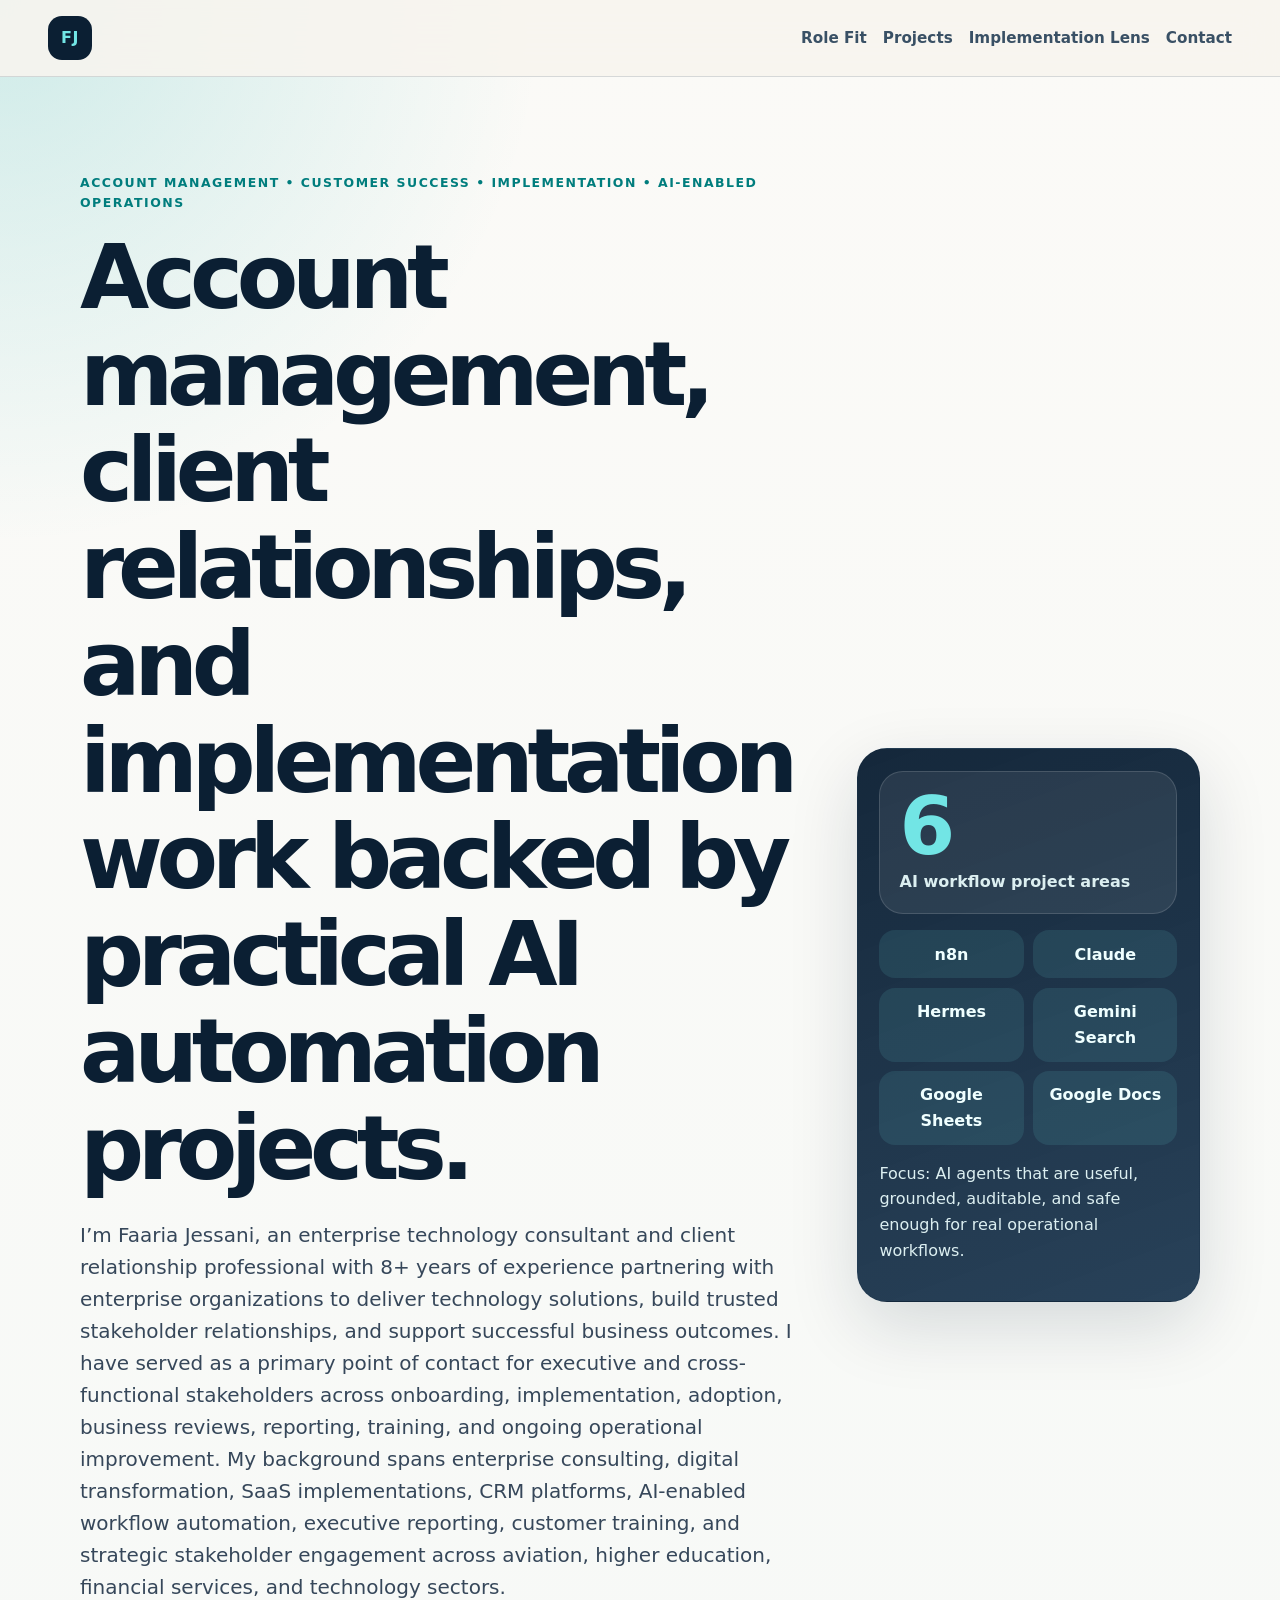
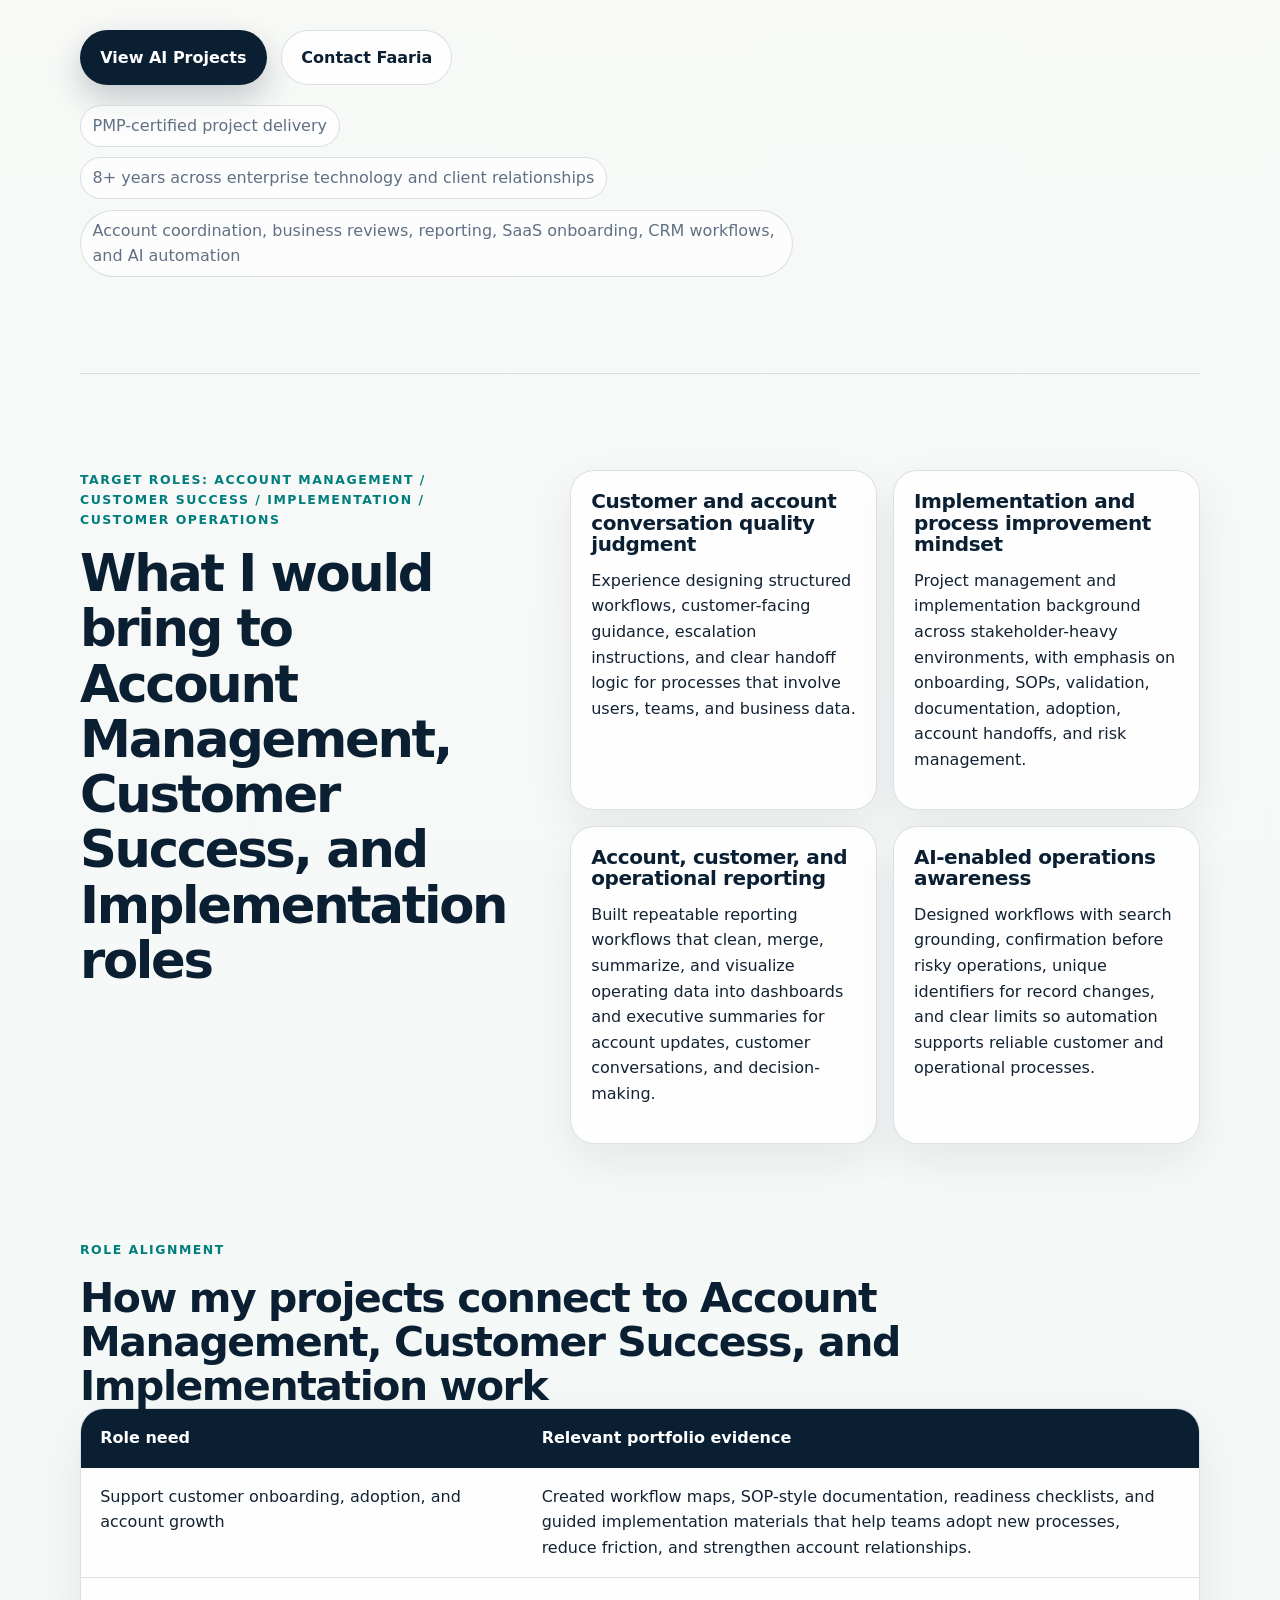
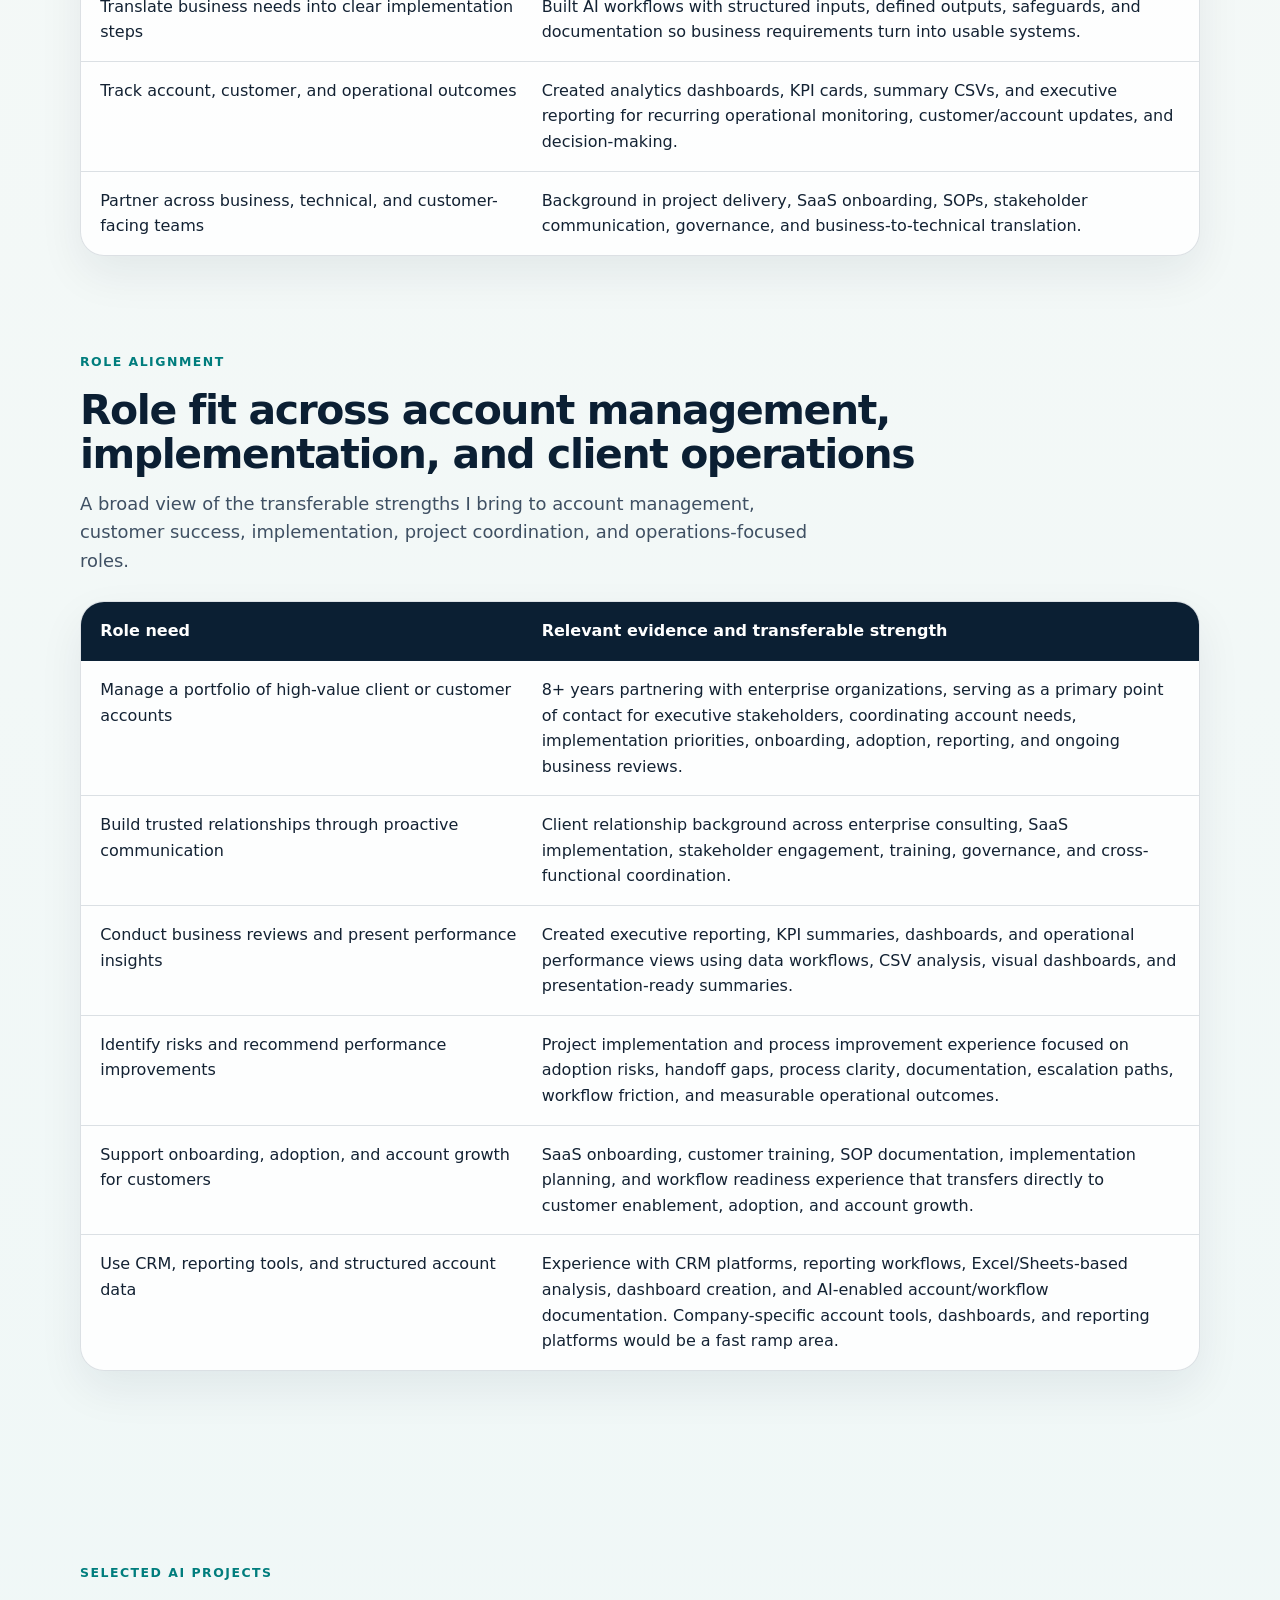
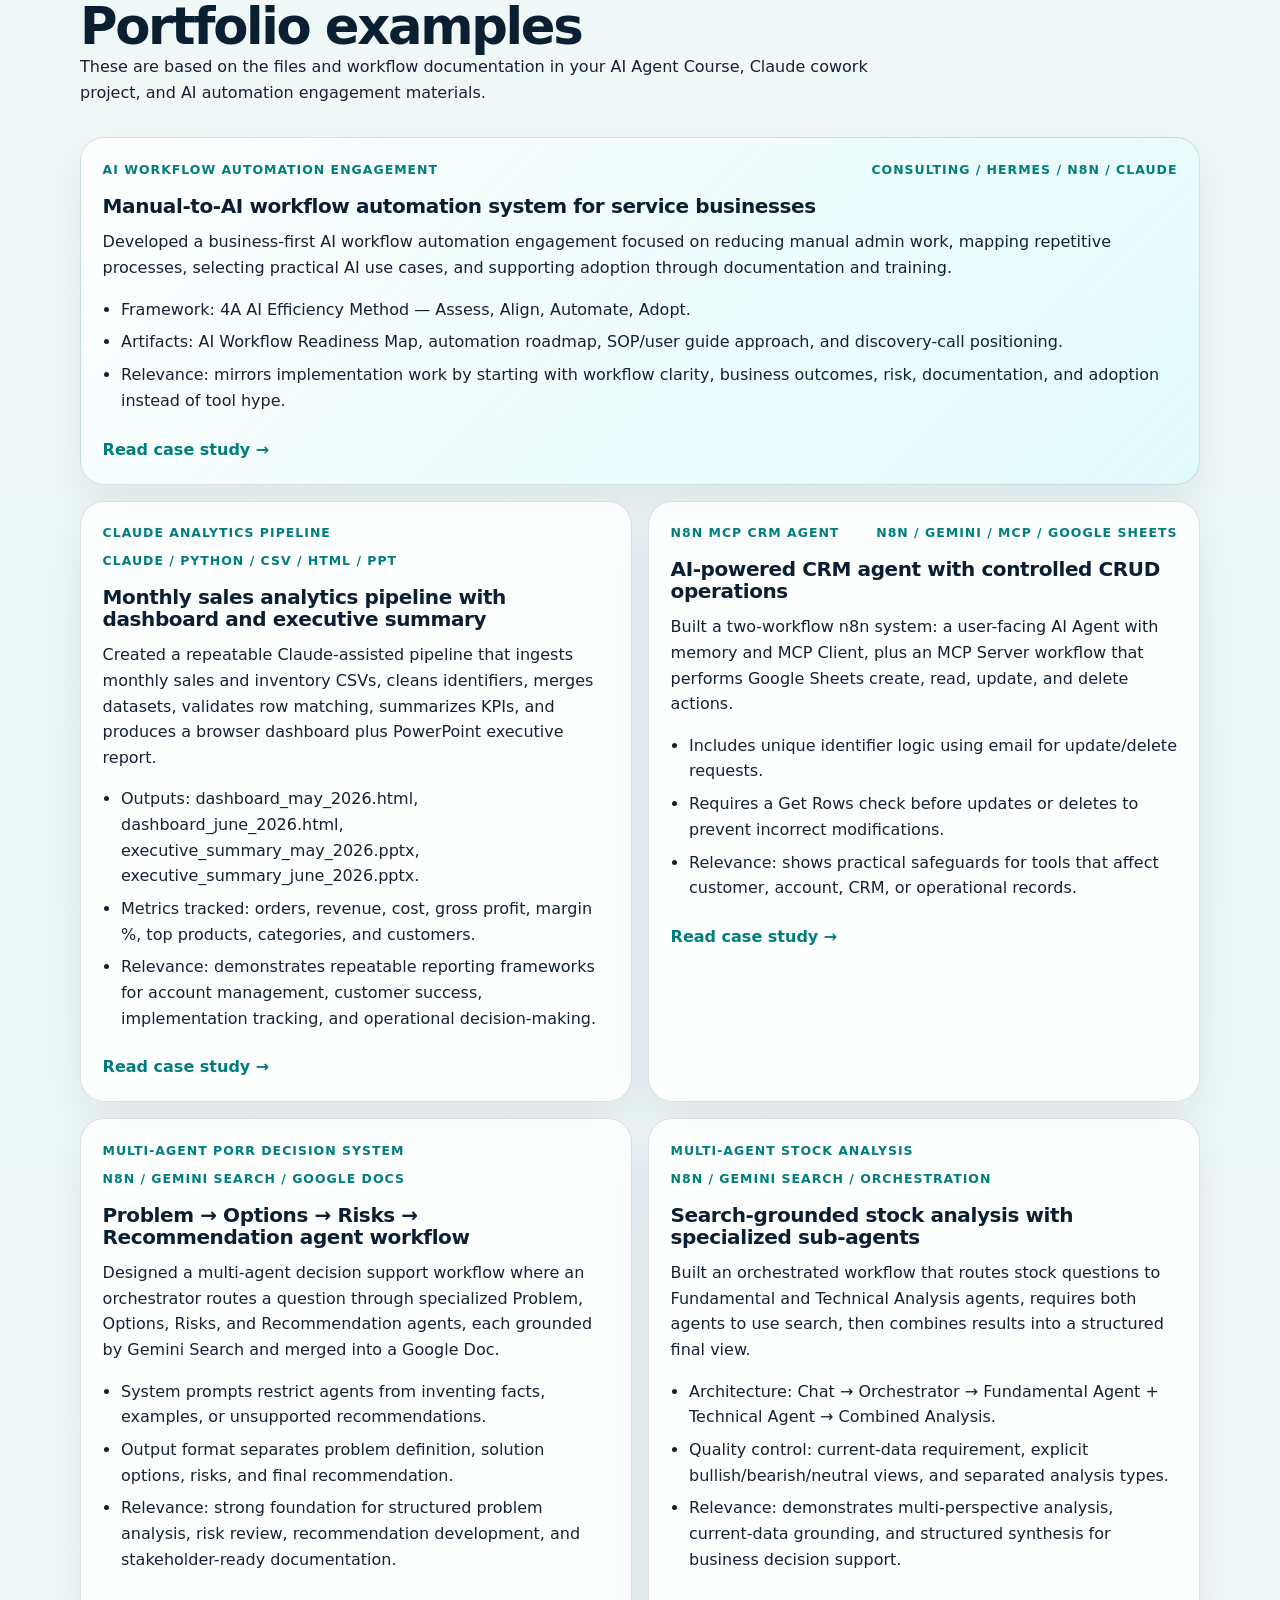
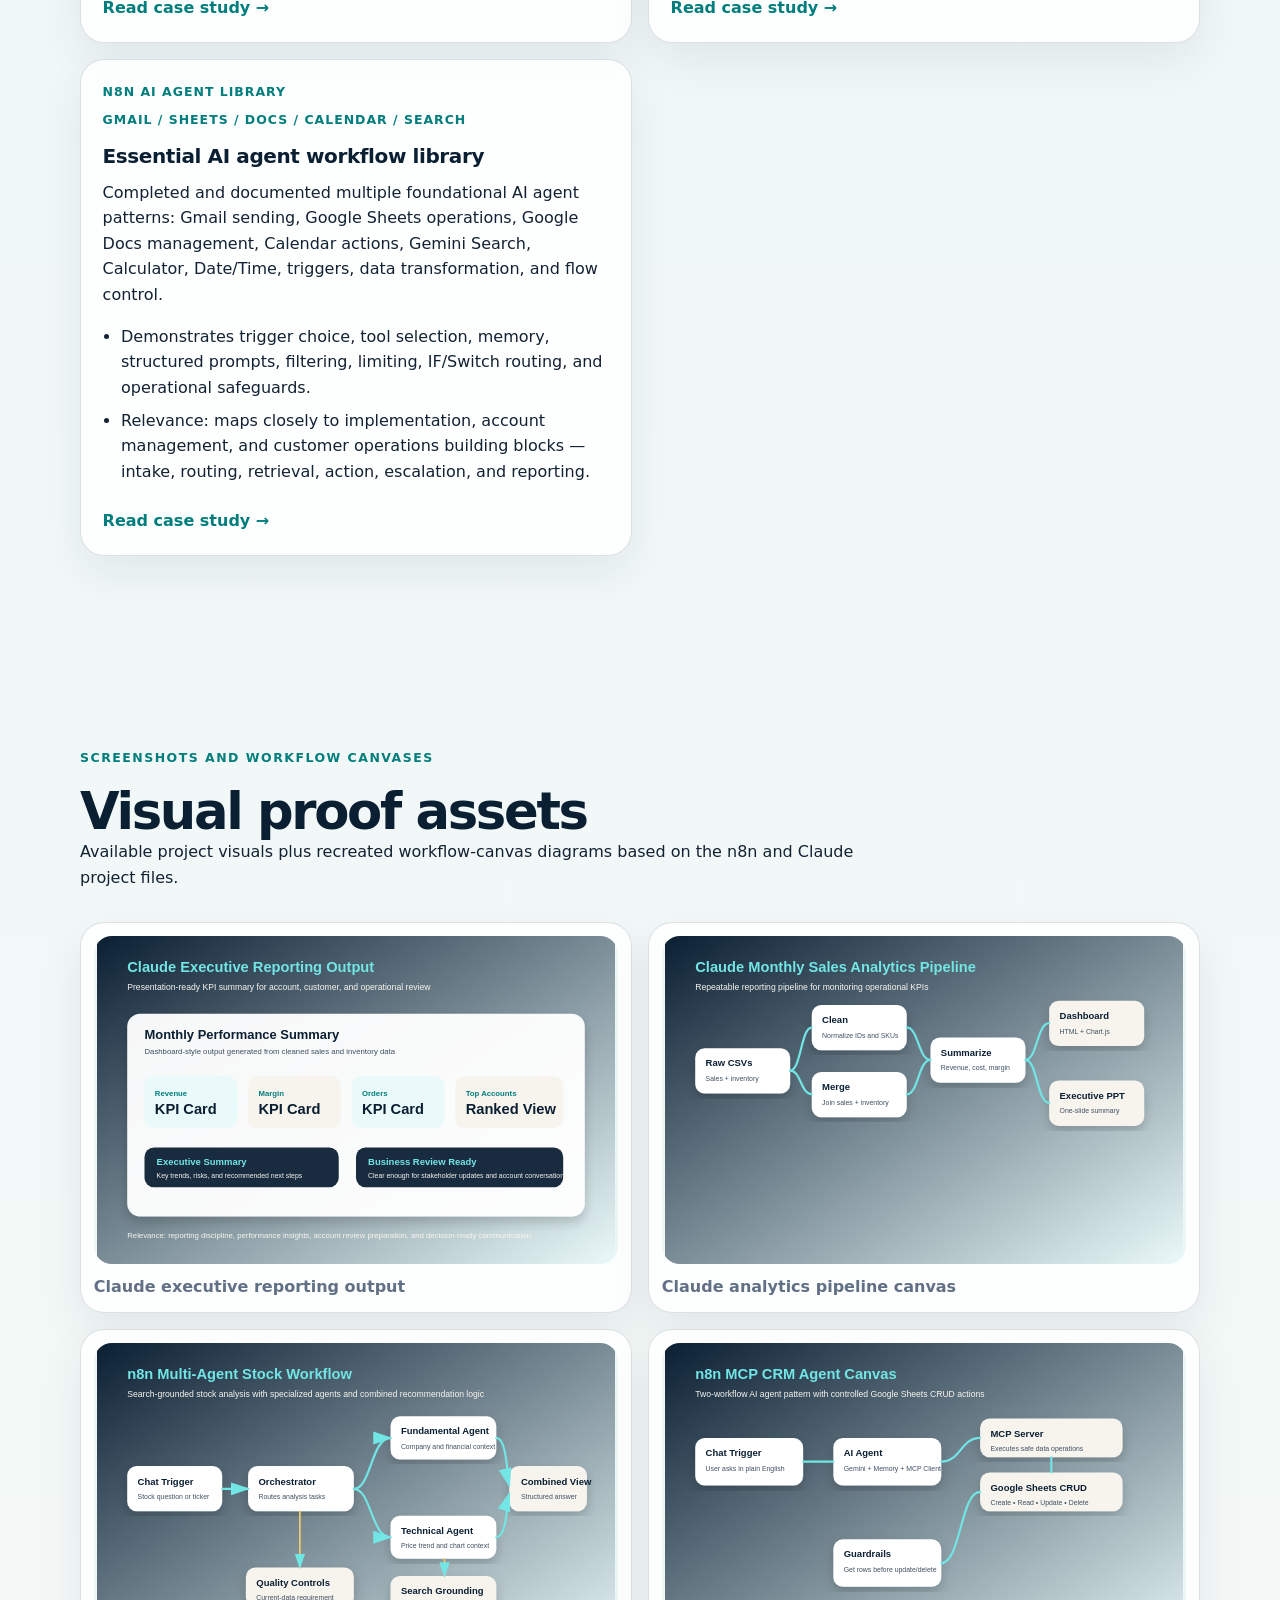
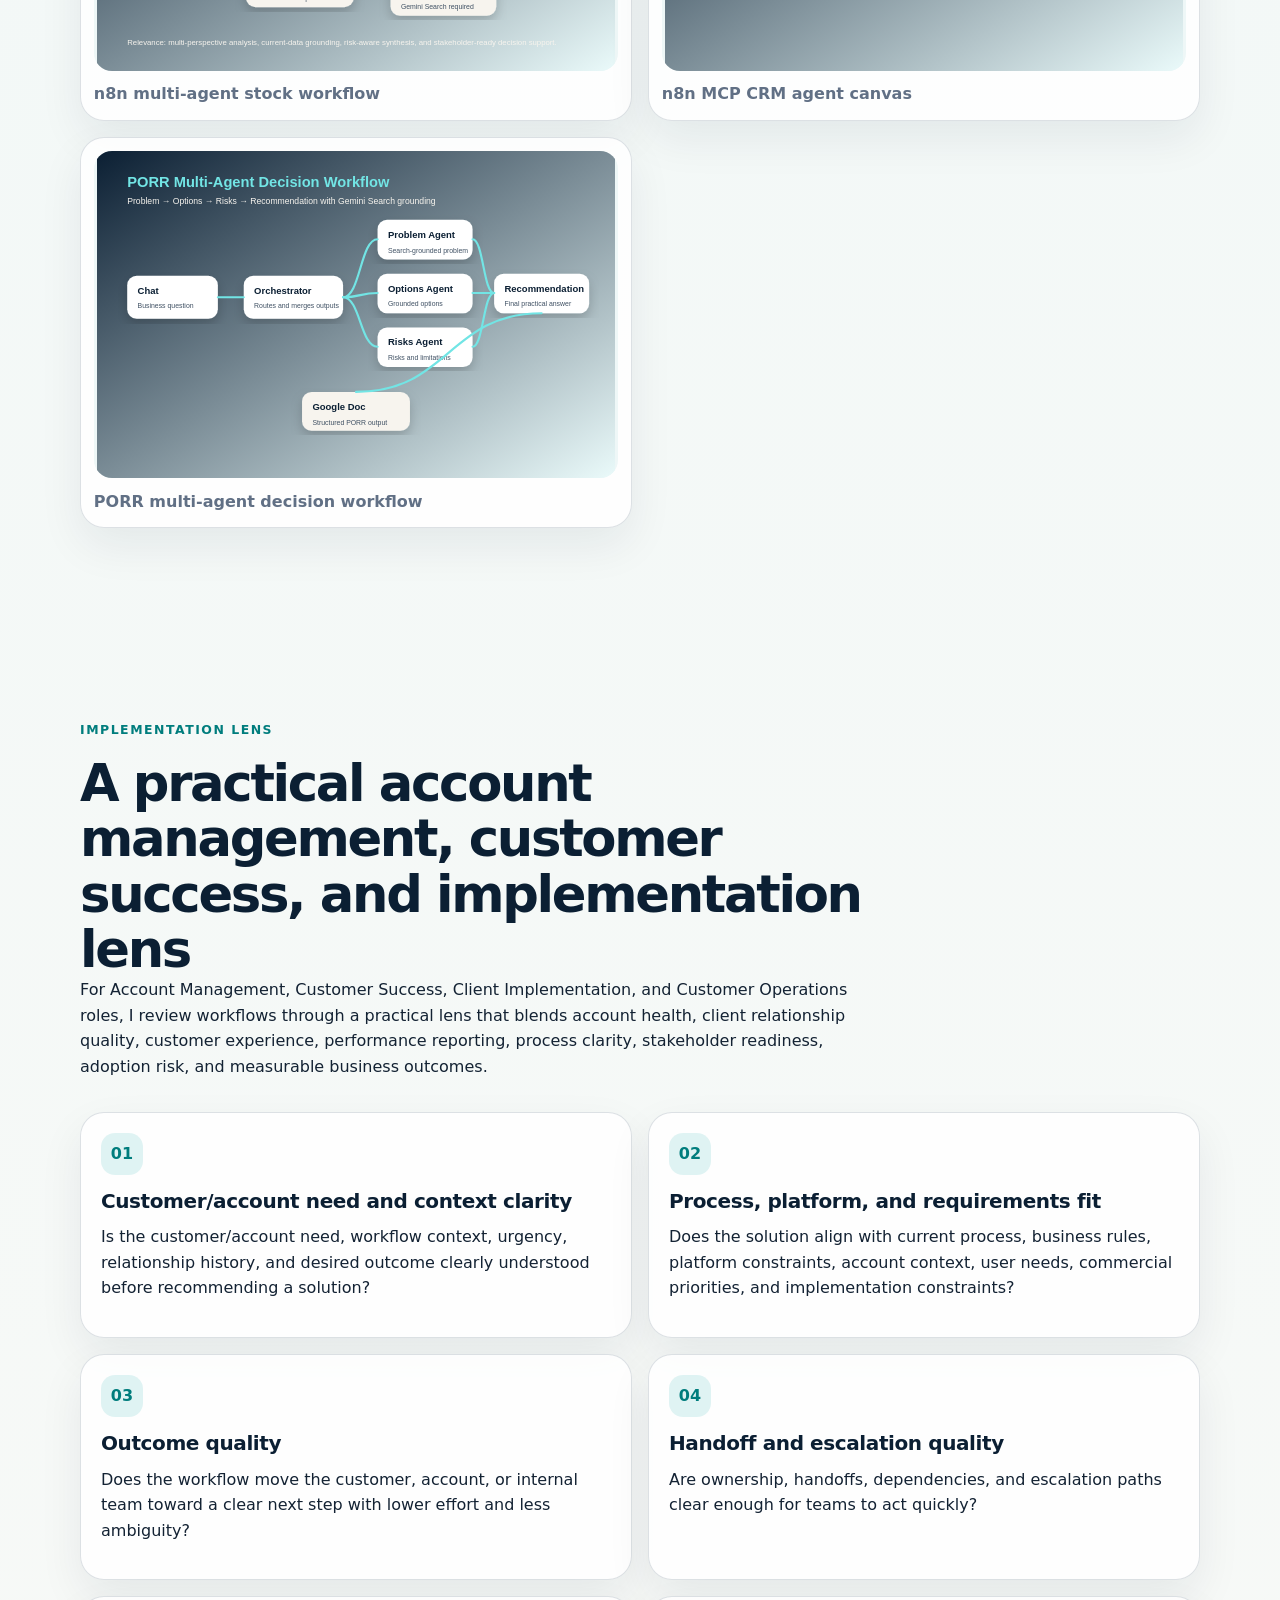
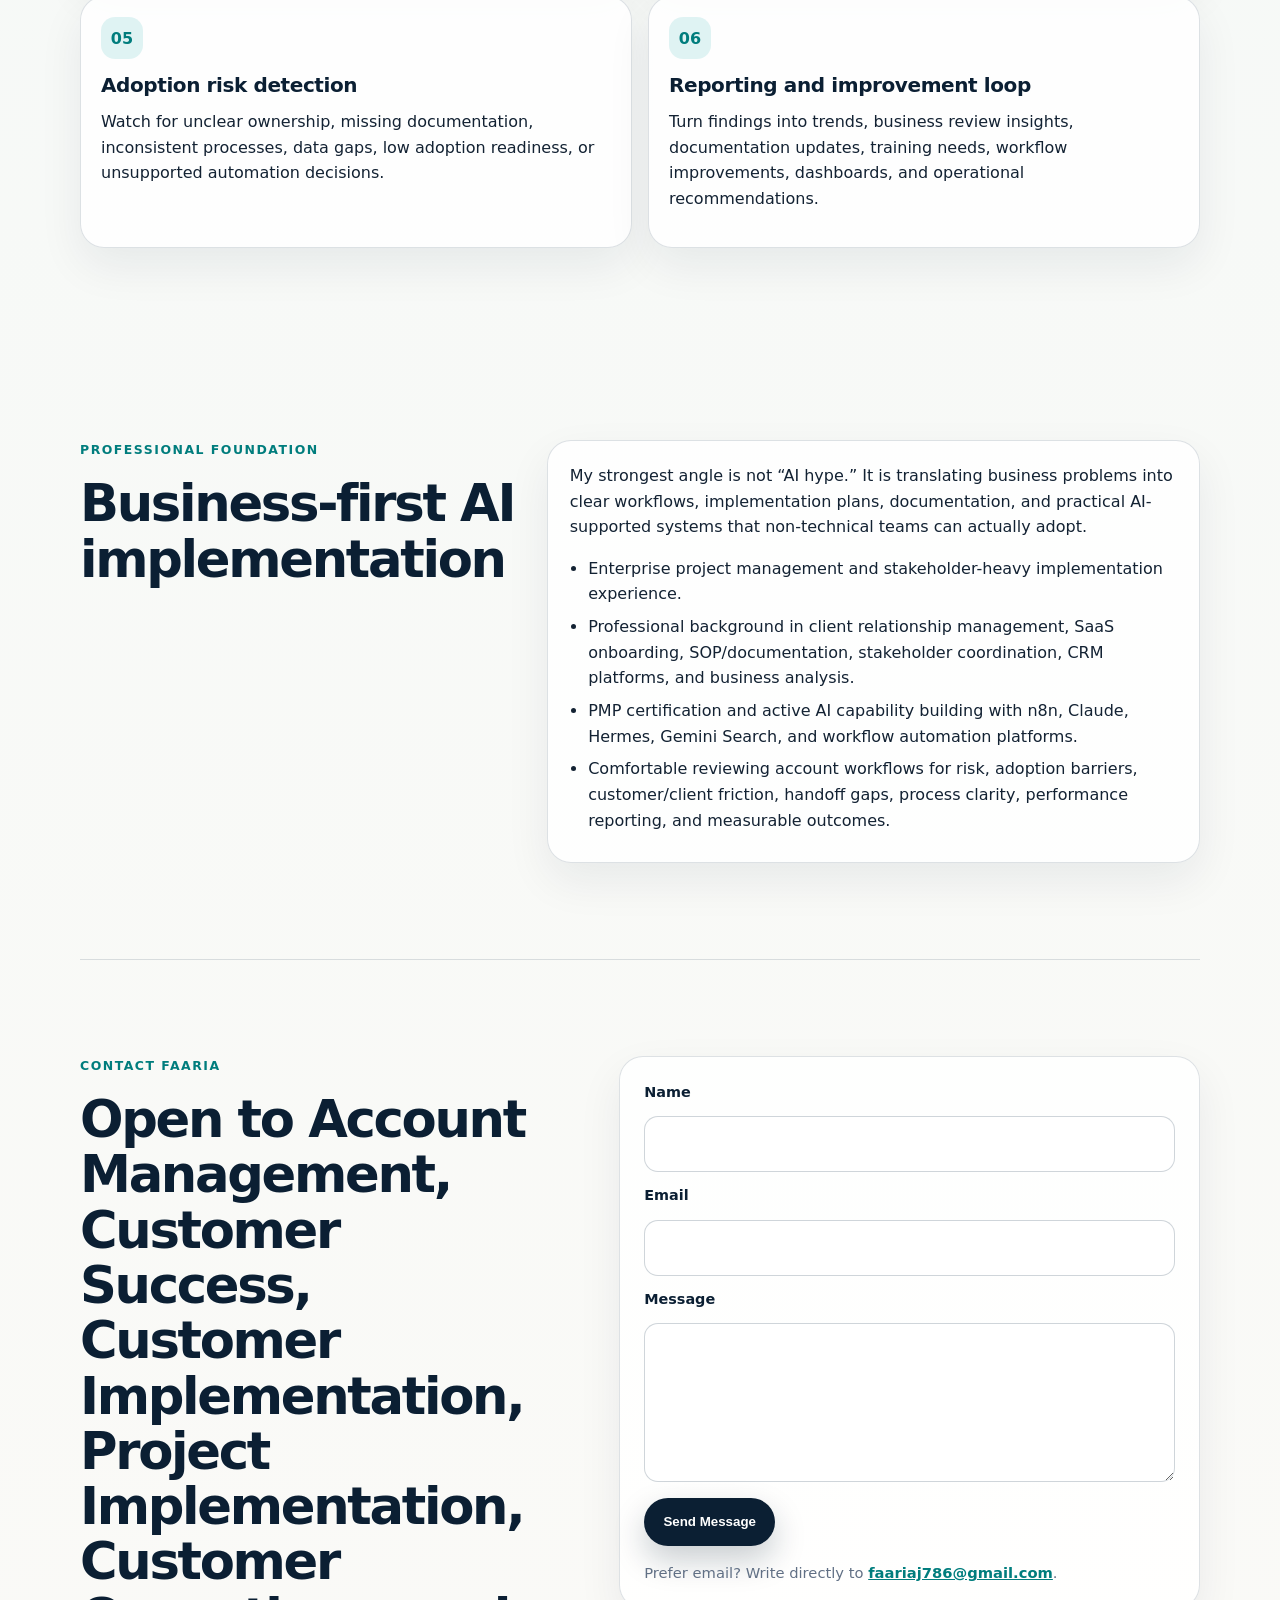
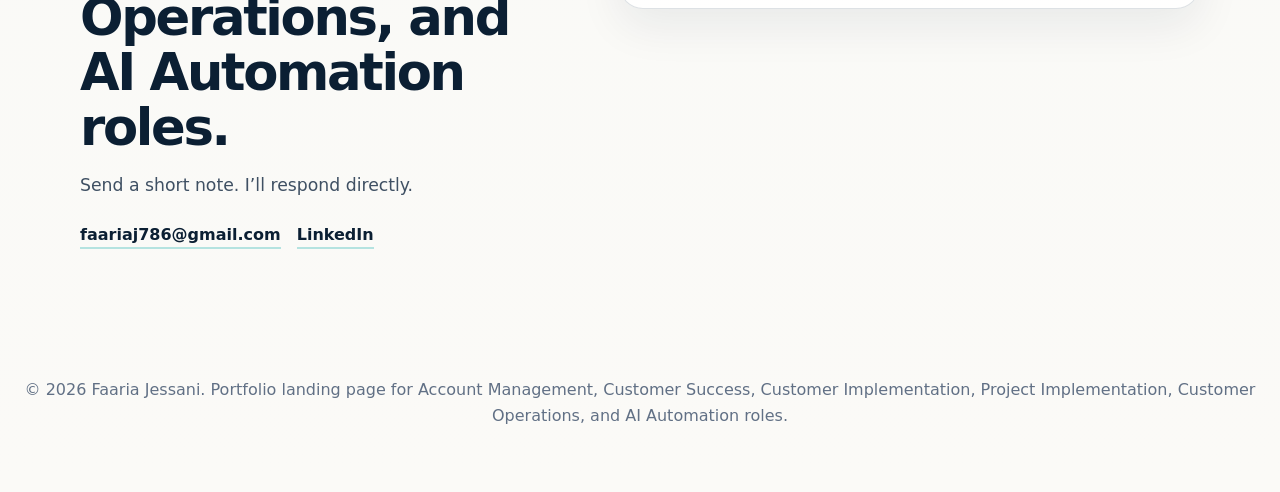
<file: index.html>
<!doctype html>
<html lang="en">
<head>
  <meta charset="utf-8" />
  <meta name="viewport" content="width=device-width, initial-scale=1" />
  <title>Faaria Jessani | Account Management, Implementation & AI Automation Portfolio</title>
  <meta name="description" content="Portfolio landing page for Faaria Jessani, showcasing account management, customer success, client relationships, enterprise technology implementation, AI workflow automation, executive reporting, stakeholder coordination, onboarding, documentation, and adoption support." />
  <meta property="og:title" content="Faaria Jessani | Account Management, Implementation & AI Automation Portfolio" />
  <meta property="og:description" content="Account Management, Customer Success, and AI automation portfolio aligned to client relationships, enterprise implementation, onboarding, business reviews, reporting, workflow improvement, and AI-enabled operations." />
  <meta property="og:type" content="website" />
  <meta property="og:image" content="assets/og-portfolio.svg" />
  <link rel="icon" href="assets/favicon.svg" type="image/svg+xml" />
  <link rel="stylesheet" href="styles.css" />
</head>
<body>
  <header class="site-header">
    <a class="logo" href="#top" aria-label="Faaria Jessani home">
      <span>FJ</span>
    </a>
    <nav aria-label="Primary navigation">
      <a href="#fit">Role Fit</a>
      <a href="#projects">Projects</a>
      <a href="#implementation">Implementation Lens</a>
      <a href="#contact">Contact</a>
    </nav>
  </header>

  <main id="top">
    <section class="hero section-shell">
      <div class="hero-copy">
        <p class="eyebrow">Account management • Customer success • Implementation • AI-enabled operations</p>
        <h1>Account management, client relationships, and implementation work backed by practical AI automation projects.</h1>
        <p class="hero-subtitle">I’m Faaria Jessani, an enterprise technology consultant and client relationship professional with 8+ years of experience partnering with enterprise organizations to deliver technology solutions, build trusted stakeholder relationships, and support successful business outcomes. I have served as a primary point of contact for executive and cross-functional stakeholders across onboarding, implementation, adoption, business reviews, reporting, training, and ongoing operational improvement. My background spans enterprise consulting, digital transformation, SaaS implementations, CRM platforms, AI-enabled workflow automation, executive reporting, customer training, and strategic stakeholder engagement across aviation, higher education, financial services, and technology sectors.</p>
        <div class="hero-actions">
          <a class="button primary" href="#projects">View AI Projects</a>
          <a class="button secondary" href="mailto:faariaj786@gmail.com?subject=Account%20Management%20Implementation%20and%20AI%20Automation%20Portfolio%20-%20Faaria%20Jessani">Contact Faaria</a>
        </div>
        <ul class="trust-list" aria-label="Credibility highlights">
          <li>PMP-certified project delivery</li>
          <li>8+ years across enterprise technology and client relationships</li>
          <li>Account coordination, business reviews, reporting, SaaS onboarding, CRM workflows, and AI automation</li>
        </ul>
      </div>
      <aside class="hero-card" aria-label="Portfolio summary">
        <div class="metric-card">
          <span class="metric-number">6</span>
          <span class="metric-label">AI workflow project areas</span>
        </div>
        <div class="stack-grid" aria-label="Tools used">
          <span>n8n</span><span>Claude</span><span>Hermes</span><span>Gemini Search</span><span>Google Sheets</span><span>Google Docs</span>
        </div>
        <p>Focus: AI agents that are useful, grounded, auditable, and safe enough for real operational workflows.</p>
      </aside>
    </section>

    <section id="fit" class="section-shell split-section">
      <div>
        <p class="eyebrow">Target roles: Account Management / Customer Success / Implementation / Customer Operations</p>
        <h2>What I would bring to Account Management, Customer Success, and Implementation roles</h2>
      </div>
      <div class="fit-grid">
        <article>
          <h3>Customer and account conversation quality judgment</h3>
          <p>Experience designing structured workflows, customer-facing guidance, escalation instructions, and clear handoff logic for processes that involve users, teams, and business data.</p>
        </article>
        <article>
          <h3>Implementation and process improvement mindset</h3>
          <p>Project management and implementation background across stakeholder-heavy environments, with emphasis on onboarding, SOPs, validation, documentation, adoption, account handoffs, and risk management.</p>
        </article>
        <article>
          <h3>Account, customer, and operational reporting</h3>
          <p>Built repeatable reporting workflows that clean, merge, summarize, and visualize operating data into dashboards and executive summaries for account updates, customer conversations, and decision-making.</p>
        </article>
        <article>
          <h3>AI-enabled operations awareness</h3>
          <p>Designed workflows with search grounding, confirmation before risky operations, unique identifiers for record changes, and clear limits so automation supports reliable customer and operational processes.</p>
        </article>
      </div>
    </section>

    <section class="section-shell role-map">
      <p class="eyebrow">Role alignment</p>
      <h2>How my projects connect to Account Management, Customer Success, and Implementation work</h2>
      <div class="map-table" role="table" aria-label="Account management, customer success, and implementation needs mapped to Faaria projects">
        <div role="row" class="table-head"><span>Role need</span><span>Relevant portfolio evidence</span></div>
        <div role="row"><span>Support customer onboarding, adoption, and account growth</span><span>Created workflow maps, SOP-style documentation, readiness checklists, and guided implementation materials that help teams adopt new processes, reduce friction, and strengthen account relationships.</span></div>
        <div role="row"><span>Translate business needs into clear implementation steps</span><span>Built AI workflows with structured inputs, defined outputs, safeguards, and documentation so business requirements turn into usable systems.</span></div>
        <div role="row"><span>Track account, customer, and operational outcomes</span><span>Created analytics dashboards, KPI cards, summary CSVs, and executive reporting for recurring operational monitoring, customer/account updates, and decision-making.</span></div>
        <div role="row"><span>Partner across business, technical, and customer-facing teams</span><span>Background in project delivery, SaaS onboarding, SOPs, stakeholder communication, governance, and business-to-technical translation.</span></div>
      </div>
    </section>

    <section class="section-shell role-map">
      <p class="eyebrow">Role alignment</p>
      <h2>Role fit across account management, implementation, and client operations</h2>
      <p class="section-intro">A broad view of the transferable strengths I bring to account management, customer success, implementation, project coordination, and operations-focused roles.</p>
      <div class="map-table" role="table" aria-label="Role needs mapped to Faaria experience">
        <div role="row" class="table-head"><span>Role need</span><span>Relevant evidence and transferable strength</span></div>
        <div role="row"><span>Manage a portfolio of high-value client or customer accounts</span><span>8+ years partnering with enterprise organizations, serving as a primary point of contact for executive stakeholders, coordinating account needs, implementation priorities, onboarding, adoption, reporting, and ongoing business reviews.</span></div>
        <div role="row"><span>Build trusted relationships through proactive communication</span><span>Client relationship background across enterprise consulting, SaaS implementation, stakeholder engagement, training, governance, and cross-functional coordination.</span></div>
        <div role="row"><span>Conduct business reviews and present performance insights</span><span>Created executive reporting, KPI summaries, dashboards, and operational performance views using data workflows, CSV analysis, visual dashboards, and presentation-ready summaries.</span></div>
        <div role="row"><span>Identify risks and recommend performance improvements</span><span>Project implementation and process improvement experience focused on adoption risks, handoff gaps, process clarity, documentation, escalation paths, workflow friction, and measurable operational outcomes.</span></div>
        <div role="row"><span>Support onboarding, adoption, and account growth for customers</span><span>SaaS onboarding, customer training, SOP documentation, implementation planning, and workflow readiness experience that transfers directly to customer enablement, adoption, and account growth.</span></div>
        <div role="row"><span>Use CRM, reporting tools, and structured account data</span><span>Experience with CRM platforms, reporting workflows, Excel/Sheets-based analysis, dashboard creation, and AI-enabled account/workflow documentation. Company-specific account tools, dashboards, and reporting platforms would be a fast ramp area.</span></div>
      </div>
    </section>

    <section id="projects" class="section-shell">
      <div class="section-heading">
        <p class="eyebrow">Selected AI projects</p>
        <h2>Portfolio examples</h2>
        <p>These are based on the files and workflow documentation in your AI Agent Course, Claude cowork project, and AI automation engagement materials.</p>
      </div>
      <div class="project-grid">
        <article class="project-card featured">
          <div class="project-topline"><span>AI workflow automation engagement</span><span>Consulting / Hermes / n8n / Claude</span></div>
          <h3>Manual-to-AI workflow automation system for service businesses</h3>
          <p>Developed a business-first AI workflow automation engagement focused on reducing manual admin work, mapping repetitive processes, selecting practical AI use cases, and supporting adoption through documentation and training.</p>
          <ul>
            <li>Framework: 4A AI Efficiency Method — Assess, Align, Automate, Adopt.</li>
            <li>Artifacts: AI Workflow Readiness Map, automation roadmap, SOP/user guide approach, and discovery-call positioning.</li>
            <li>Relevance: mirrors implementation work by starting with workflow clarity, business outcomes, risk, documentation, and adoption instead of tool hype.</li>
          </ul>
          <a class="text-link" href="case-studies/ai-workflow-automation.html">Read case study →</a>
        </article>

        <article class="project-card">
          <div class="project-topline"><span>Claude analytics pipeline</span><span>Claude / Python / CSV / HTML / PPT</span></div>
          <h3>Monthly sales analytics pipeline with dashboard and executive summary</h3>
          <p>Created a repeatable Claude-assisted pipeline that ingests monthly sales and inventory CSVs, cleans identifiers, merges datasets, validates row matching, summarizes KPIs, and produces a browser dashboard plus PowerPoint executive report.</p>
          <ul>
            <li>Outputs: dashboard_may_2026.html, dashboard_june_2026.html, executive_summary_may_2026.pptx, executive_summary_june_2026.pptx.</li>
            <li>Metrics tracked: orders, revenue, cost, gross profit, margin %, top products, categories, and customers.</li>
            <li>Relevance: demonstrates repeatable reporting frameworks for account management, customer success, implementation tracking, and operational decision-making.</li>
          </ul>
          <a class="text-link" href="case-studies/claude-analytics-pipeline.html">Read case study →</a>
        </article>

        <article class="project-card">
          <div class="project-topline"><span>n8n MCP CRM Agent</span><span>n8n / Gemini / MCP / Google Sheets</span></div>
          <h3>AI-powered CRM agent with controlled CRUD operations</h3>
          <p>Built a two-workflow n8n system: a user-facing AI Agent with memory and MCP Client, plus an MCP Server workflow that performs Google Sheets create, read, update, and delete actions.</p>
          <ul>
            <li>Includes unique identifier logic using email for update/delete requests.</li>
            <li>Requires a Get Rows check before updates or deletes to prevent incorrect modifications.</li>
            <li>Relevance: shows practical safeguards for tools that affect customer, account, CRM, or operational records.</li>
          </ul>
          <a class="text-link" href="case-studies/n8n-mcp-crm-agent.html">Read case study →</a>
        </article>

        <article class="project-card">
          <div class="project-topline"><span>Multi-agent PORR decision system</span><span>n8n / Gemini Search / Google Docs</span></div>
          <h3>Problem → Options → Risks → Recommendation agent workflow</h3>
          <p>Designed a multi-agent decision support workflow where an orchestrator routes a question through specialized Problem, Options, Risks, and Recommendation agents, each grounded by Gemini Search and merged into a Google Doc.</p>
          <ul>
            <li>System prompts restrict agents from inventing facts, examples, or unsupported recommendations.</li>
            <li>Output format separates problem definition, solution options, risks, and final recommendation.</li>
            <li>Relevance: strong foundation for structured problem analysis, risk review, recommendation development, and stakeholder-ready documentation.</li>
          </ul>
          <a class="text-link" href="case-studies/porr-multi-agent-workflow.html">Read case study →</a>
        </article>

        <article class="project-card">
          <div class="project-topline"><span>Multi-agent stock analysis</span><span>n8n / Gemini Search / Orchestration</span></div>
          <h3>Search-grounded stock analysis with specialized sub-agents</h3>
          <p>Built an orchestrated workflow that routes stock questions to Fundamental and Technical Analysis agents, requires both agents to use search, then combines results into a structured final view.</p>
          <ul>
            <li>Architecture: Chat → Orchestrator → Fundamental Agent + Technical Agent → Combined Analysis.</li>
            <li>Quality control: current-data requirement, explicit bullish/bearish/neutral views, and separated analysis types.</li>
            <li>Relevance: demonstrates multi-perspective analysis, current-data grounding, and structured synthesis for business decision support.</li>
          </ul>
          <a class="text-link" href="case-studies/stock-analysis-agent.html">Read case study →</a>
        </article>

        <article class="project-card">
          <div class="project-topline"><span>n8n AI agent library</span><span>Gmail / Sheets / Docs / Calendar / Search</span></div>
          <h3>Essential AI agent workflow library</h3>
          <p>Completed and documented multiple foundational AI agent patterns: Gmail sending, Google Sheets operations, Google Docs management, Calendar actions, Gemini Search, Calculator, Date/Time, triggers, data transformation, and flow control.</p>
          <ul>
            <li>Demonstrates trigger choice, tool selection, memory, structured prompts, filtering, limiting, IF/Switch routing, and operational safeguards.</li>
            <li>Relevance: maps closely to implementation, account management, and customer operations building blocks — intake, routing, retrieval, action, escalation, and reporting.</li>
          </ul>
          <a class="text-link" href="case-studies/n8n-agent-library.html">Read case study →</a>
        </article>
      </div>
    </section>

    <section id="screenshots" class="section-shell visual-section">
      <div class="section-heading">
        <p class="eyebrow">Screenshots and workflow canvases</p>
        <h2>Visual proof assets</h2>
        <p>Available project visuals plus recreated workflow-canvas diagrams based on the n8n and Claude project files.</p>
      </div>
      <div class="visual-grid">
        <figure><img src="assets/claude-executive-reporting-output.svg" alt="Claude executive reporting output canvas"><figcaption>Claude executive reporting output</figcaption></figure>
        <figure><img src="assets/claude-pipeline-canvas.svg" alt="Claude analytics pipeline workflow canvas"><figcaption>Claude analytics pipeline canvas</figcaption></figure>
        <figure><img src="assets/n8n-stock-agent-canvas.svg" alt="n8n multi-agent stock workflow canvas"><figcaption>n8n multi-agent stock workflow</figcaption></figure>
        <figure><img src="assets/n8n-mcp-crm-canvas.svg" alt="n8n MCP CRM workflow canvas"><figcaption>n8n MCP CRM agent canvas</figcaption></figure>
        <figure><img src="assets/n8n-porr-canvas.svg" alt="n8n PORR multi-agent workflow canvas"><figcaption>PORR multi-agent decision workflow</figcaption></figure>
      </div>
    </section>

    <section id="implementation" class="section-shell qa-section">
      <div class="section-heading">
        <p class="eyebrow">Implementation lens</p>
        <h2>A practical account management, customer success, and implementation lens</h2>
        <p>For Account Management, Customer Success, Client Implementation, and Customer Operations roles, I review workflows through a practical lens that blends account health, client relationship quality, customer experience, performance reporting, process clarity, stakeholder readiness, adoption risk, and measurable business outcomes.</p>
      </div>
      <div class="scorecard-grid">
        <article><span>01</span><h3>Customer/account need and context clarity</h3><p>Is the customer/account need, workflow context, urgency, relationship history, and desired outcome clearly understood before recommending a solution?</p></article>
        <article><span>02</span><h3>Process, platform, and requirements fit</h3><p>Does the solution align with current process, business rules, platform constraints, account context, user needs, commercial priorities, and implementation constraints?</p></article>
        <article><span>03</span><h3>Outcome quality</h3><p>Does the workflow move the customer, account, or internal team toward a clear next step with lower effort and less ambiguity?</p></article>
        <article><span>04</span><h3>Handoff and escalation quality</h3><p>Are ownership, handoffs, dependencies, and escalation paths clear enough for teams to act quickly?</p></article>
        <article><span>05</span><h3>Adoption risk detection</h3><p>Watch for unclear ownership, missing documentation, inconsistent processes, data gaps, low adoption readiness, or unsupported automation decisions.</p></article>
        <article><span>06</span><h3>Reporting and improvement loop</h3><p>Turn findings into trends, business review insights, documentation updates, training needs, workflow improvements, dashboards, and operational recommendations.</p></article>
      </div>
    </section>

    <section class="section-shell proof-section">
      <div>
        <p class="eyebrow">Professional foundation</p>
        <h2>Business-first AI implementation</h2>
      </div>
      <div class="proof-list">
        <p>My strongest angle is not “AI hype.” It is translating business problems into clear workflows, implementation plans, documentation, and practical AI-supported systems that non-technical teams can actually adopt.</p>
        <ul>
          <li>Enterprise project management and stakeholder-heavy implementation experience.</li>
          <li>Professional background in client relationship management, SaaS onboarding, SOP/documentation, stakeholder coordination, CRM platforms, and business analysis.</li>
          <li>PMP certification and active AI capability building with n8n, Claude, Hermes, Gemini Search, and workflow automation platforms.</li>
          <li>Comfortable reviewing account workflows for risk, adoption barriers, customer/client friction, handoff gaps, process clarity, performance reporting, and measurable outcomes.</li>
        </ul>
      </div>
    </section>

    <section id="contact" class="section-shell contact-minimal" aria-labelledby="contact-title">
      <div class="contact-intro">
        <p class="eyebrow">Contact Faaria</p>
        <h2 id="contact-title">Open to Account Management, Customer Success, Customer Implementation, Project Implementation, Customer Operations, and AI Automation roles.</h2>
        <p>Send a short note. I’ll respond directly.</p>
        <div class="contact-links" aria-label="Direct contact links">
          <a href="mailto:faariaj786@gmail.com?subject=Account%20Management%20Implementation%20and%20AI%20Automation%20Portfolio%20-%20Faaria%20Jessani">faariaj786@gmail.com</a>
          <a href="https://www.linkedin.com/in/faariaj/" target="_blank" rel="noopener">LinkedIn</a>
        </div>
      </div>

      <form class="contact-form" action="mailto:faariaj786@gmail.com" method="post" enctype="text/plain">
        <label for="contact-name">Name</label>
        <input id="contact-name" name="name" type="text" autocomplete="name" required>

        <label for="contact-email">Email</label>
        <input id="contact-email" name="email" type="email" autocomplete="email" required>

        <label for="contact-message">Message</label>
        <textarea id="contact-message" name="message" rows="5" required></textarea>

        <button class="button primary" type="submit">Send Message</button>
        <p class="form-note">Prefer email? Write directly to <a href="mailto:faariaj786@gmail.com?subject=Account%20Management%20Implementation%20and%20AI%20Automation%20Portfolio%20-%20Faaria%20Jessani">faariaj786@gmail.com</a>.</p>
      </form>
    </section>
  </main>

  <footer>
    <p>© 2026 Faaria Jessani. Portfolio landing page for Account Management, Customer Success, Customer Implementation, Project Implementation, Customer Operations, and AI Automation roles.</p>
  </footer>
</body>
</html>
</file>
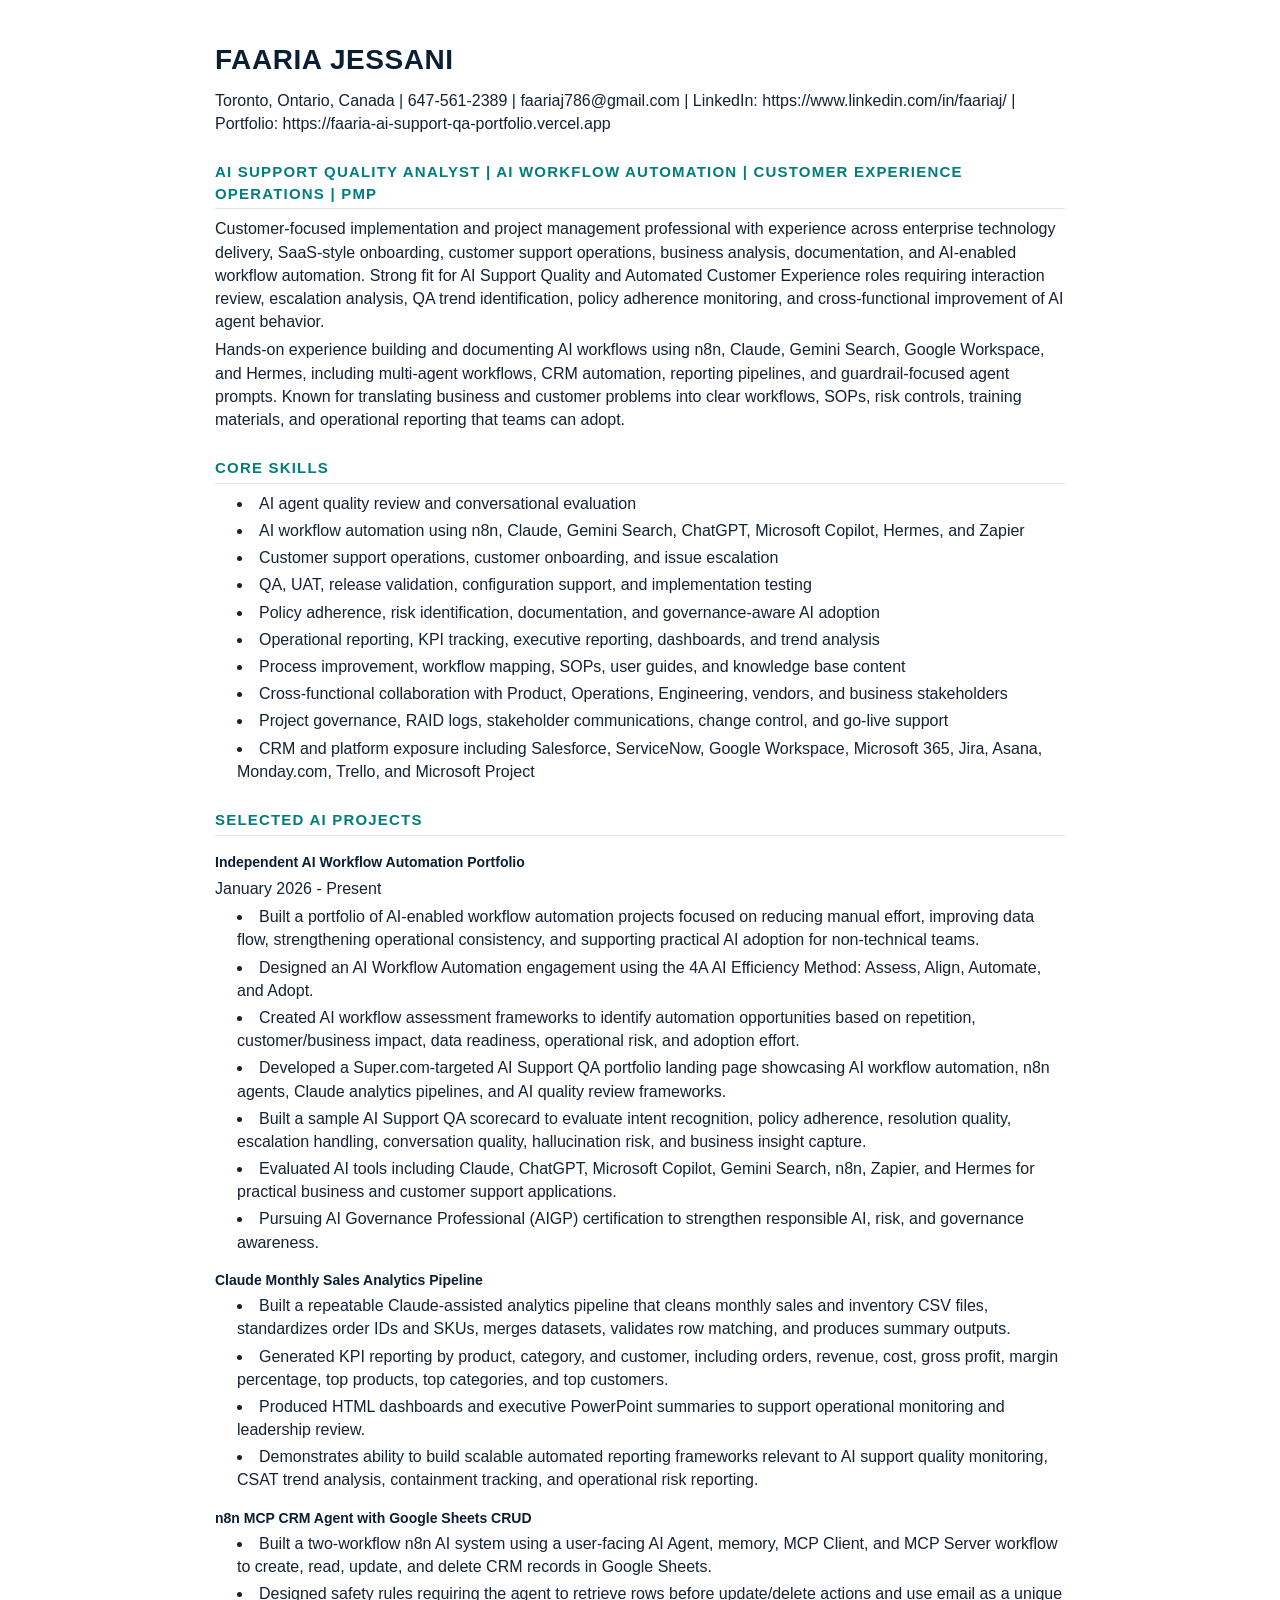
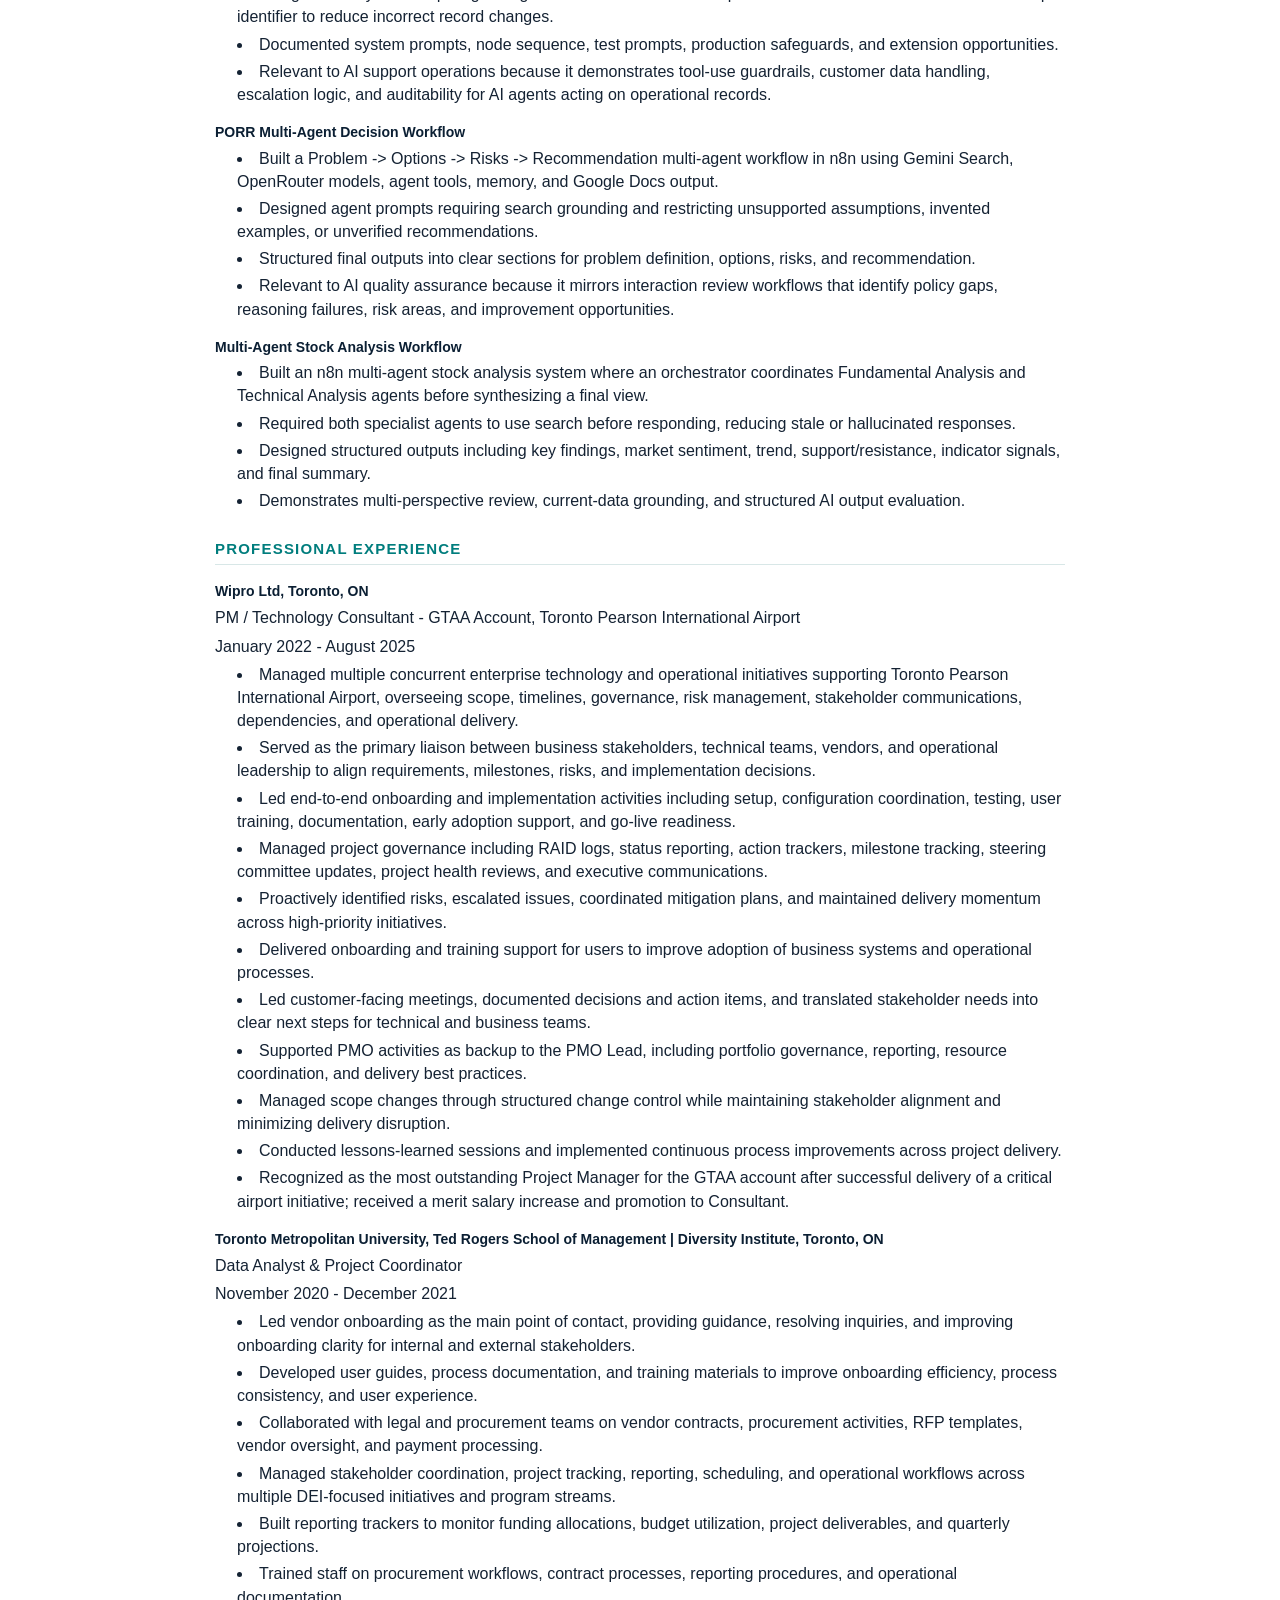
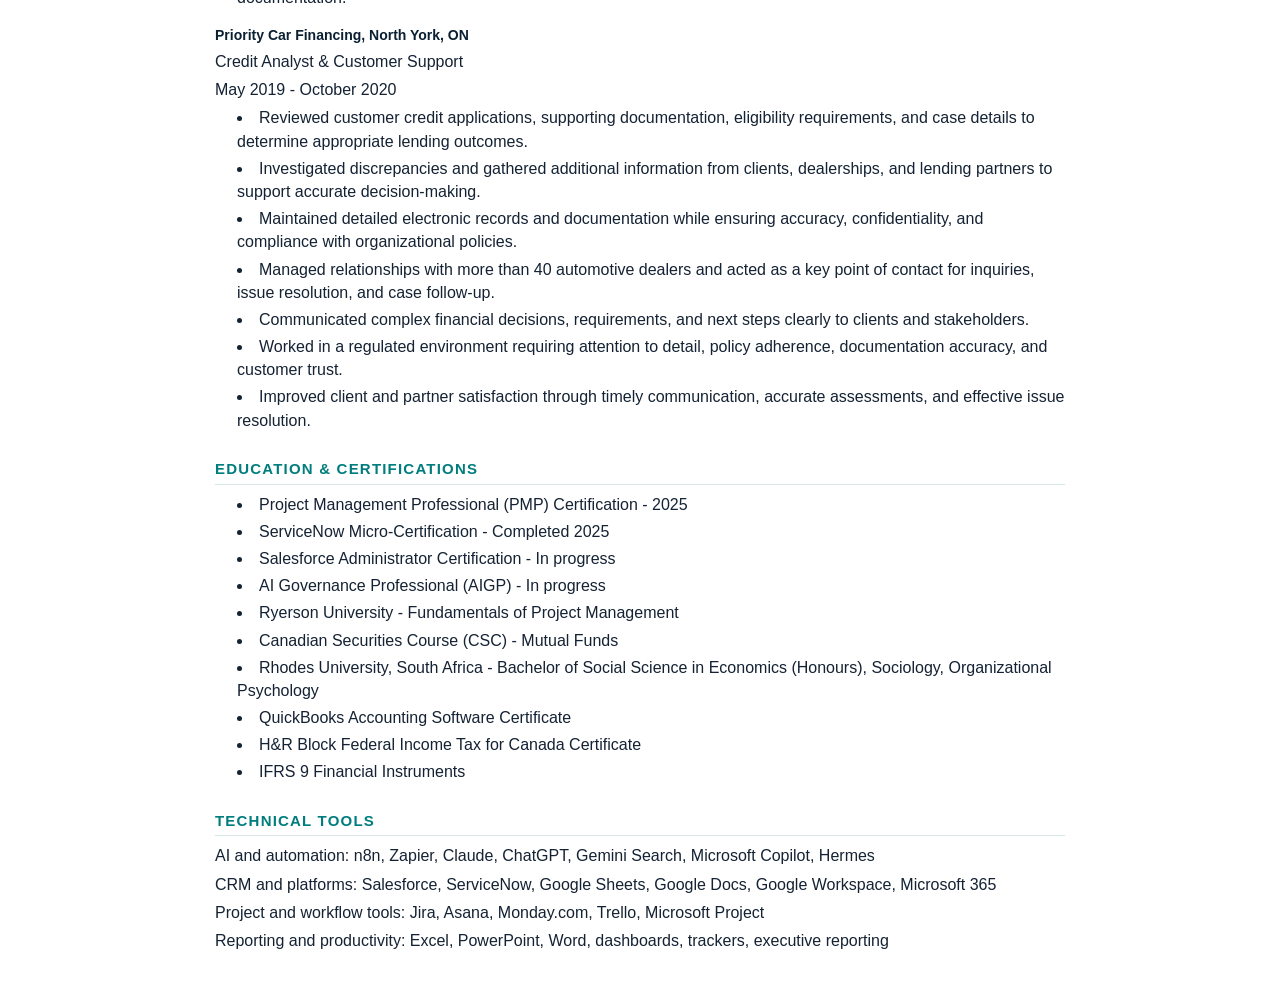
<file: assets/faaria-jessani-ai-support-qa-resume.html>
<!doctype html><html lang="en"><head><meta charset="utf-8"><meta name="viewport" content="width=device-width, initial-scale=1"><title>Faaria Jessani - AI Support QA Resume</title><style>
body{font-family:Arial,Helvetica,sans-serif;color:#142233;line-height:1.45;max-width:850px;margin:40px auto;padding:0 28px}h1{font-size:28px;letter-spacing:.02em;margin:0 0 8px;color:#0b1f33}h2{font-size:15px;margin:26px 0 8px;color:#007d7d;border-bottom:1px solid #d8e7e7;padding-bottom:4px;text-transform:uppercase;letter-spacing:.08em}h3{font-size:14px;margin:16px 0 4px;color:#0b1f33}p{margin:5px 0}li{margin:4px 0 4px 22px} @media print{body{margin:0;max-width:none}.page-break{break-before:page}}
</style></head><body><h1>FAARIA JESSANI</h1>
<p>Toronto, Ontario, Canada | 647-561-2389 | faariaj786@gmail.com | LinkedIn: https://www.linkedin.com/in/faariaj/ | Portfolio: https://faaria-ai-support-qa-portfolio.vercel.app</p>
<h2>AI SUPPORT QUALITY ANALYST | AI WORKFLOW AUTOMATION | CUSTOMER EXPERIENCE OPERATIONS | PMP</h2>
<p>Customer-focused implementation and project management professional with experience across enterprise technology delivery, SaaS-style onboarding, customer support operations, business analysis, documentation, and AI-enabled workflow automation. Strong fit for AI Support Quality and Automated Customer Experience roles requiring interaction review, escalation analysis, QA trend identification, policy adherence monitoring, and cross-functional improvement of AI agent behavior.</p>
<p>Hands-on experience building and documenting AI workflows using n8n, Claude, Gemini Search, Google Workspace, and Hermes, including multi-agent workflows, CRM automation, reporting pipelines, and guardrail-focused agent prompts. Known for translating business and customer problems into clear workflows, SOPs, risk controls, training materials, and operational reporting that teams can adopt.</p>
<h2>CORE SKILLS</h2>
<li>AI agent quality review and conversational evaluation</li>
<li>AI workflow automation using n8n, Claude, Gemini Search, ChatGPT, Microsoft Copilot, Hermes, and Zapier</li>
<li>Customer support operations, customer onboarding, and issue escalation</li>
<li>QA, UAT, release validation, configuration support, and implementation testing</li>
<li>Policy adherence, risk identification, documentation, and governance-aware AI adoption</li>
<li>Operational reporting, KPI tracking, executive reporting, dashboards, and trend analysis</li>
<li>Process improvement, workflow mapping, SOPs, user guides, and knowledge base content</li>
<li>Cross-functional collaboration with Product, Operations, Engineering, vendors, and business stakeholders</li>
<li>Project governance, RAID logs, stakeholder communications, change control, and go-live support</li>
<li>CRM and platform exposure including Salesforce, ServiceNow, Google Workspace, Microsoft 365, Jira, Asana, Monday.com, Trello, and Microsoft Project</li>
<h2>SELECTED AI PROJECTS</h2>
<h3>Independent AI Workflow Automation Portfolio</h3>
<p>January 2026 - Present</p>
<li>Built a portfolio of AI-enabled workflow automation projects focused on reducing manual effort, improving data flow, strengthening operational consistency, and supporting practical AI adoption for non-technical teams.</li>
<li>Designed an AI Workflow Automation engagement using the 4A AI Efficiency Method: Assess, Align, Automate, and Adopt.</li>
<li>Created AI workflow assessment frameworks to identify automation opportunities based on repetition, customer/business impact, data readiness, operational risk, and adoption effort.</li>
<li>Developed a Super.com-targeted AI Support QA portfolio landing page showcasing AI workflow automation, n8n agents, Claude analytics pipelines, and AI quality review frameworks.</li>
<li>Built a sample AI Support QA scorecard to evaluate intent recognition, policy adherence, resolution quality, escalation handling, conversation quality, hallucination risk, and business insight capture.</li>
<li>Evaluated AI tools including Claude, ChatGPT, Microsoft Copilot, Gemini Search, n8n, Zapier, and Hermes for practical business and customer support applications.</li>
<li>Pursuing AI Governance Professional (AIGP) certification to strengthen responsible AI, risk, and governance awareness.</li>
<h3>Claude Monthly Sales Analytics Pipeline</h3>
<li>Built a repeatable Claude-assisted analytics pipeline that cleans monthly sales and inventory CSV files, standardizes order IDs and SKUs, merges datasets, validates row matching, and produces summary outputs.</li>
<li>Generated KPI reporting by product, category, and customer, including orders, revenue, cost, gross profit, margin percentage, top products, top categories, and top customers.</li>
<li>Produced HTML dashboards and executive PowerPoint summaries to support operational monitoring and leadership review.</li>
<li>Demonstrates ability to build scalable automated reporting frameworks relevant to AI support quality monitoring, CSAT trend analysis, containment tracking, and operational risk reporting.</li>
<h3>n8n MCP CRM Agent with Google Sheets CRUD</h3>
<li>Built a two-workflow n8n AI system using a user-facing AI Agent, memory, MCP Client, and MCP Server workflow to create, read, update, and delete CRM records in Google Sheets.</li>
<li>Designed safety rules requiring the agent to retrieve rows before update/delete actions and use email as a unique identifier to reduce incorrect record changes.</li>
<li>Documented system prompts, node sequence, test prompts, production safeguards, and extension opportunities.</li>
<li>Relevant to AI support operations because it demonstrates tool-use guardrails, customer data handling, escalation logic, and auditability for AI agents acting on operational records.</li>
<h3>PORR Multi-Agent Decision Workflow</h3>
<li>Built a Problem -&gt; Options -&gt; Risks -&gt; Recommendation multi-agent workflow in n8n using Gemini Search, OpenRouter models, agent tools, memory, and Google Docs output.</li>
<li>Designed agent prompts requiring search grounding and restricting unsupported assumptions, invented examples, or unverified recommendations.</li>
<li>Structured final outputs into clear sections for problem definition, options, risks, and recommendation.</li>
<li>Relevant to AI quality assurance because it mirrors interaction review workflows that identify policy gaps, reasoning failures, risk areas, and improvement opportunities.</li>
<h3>Multi-Agent Stock Analysis Workflow</h3>
<li>Built an n8n multi-agent stock analysis system where an orchestrator coordinates Fundamental Analysis and Technical Analysis agents before synthesizing a final view.</li>
<li>Required both specialist agents to use search before responding, reducing stale or hallucinated responses.</li>
<li>Designed structured outputs including key findings, market sentiment, trend, support/resistance, indicator signals, and final summary.</li>
<li>Demonstrates multi-perspective review, current-data grounding, and structured AI output evaluation.</li>
<h2>PROFESSIONAL EXPERIENCE</h2>
<h3>Wipro Ltd, Toronto, ON</h3>
<p>PM / Technology Consultant - GTAA Account, Toronto Pearson International Airport</p>
<p>January 2022 - August 2025</p>
<li>Managed multiple concurrent enterprise technology and operational initiatives supporting Toronto Pearson International Airport, overseeing scope, timelines, governance, risk management, stakeholder communications, dependencies, and operational delivery.</li>
<li>Served as the primary liaison between business stakeholders, technical teams, vendors, and operational leadership to align requirements, milestones, risks, and implementation decisions.</li>
<li>Led end-to-end onboarding and implementation activities including setup, configuration coordination, testing, user training, documentation, early adoption support, and go-live readiness.</li>
<li>Managed project governance including RAID logs, status reporting, action trackers, milestone tracking, steering committee updates, project health reviews, and executive communications.</li>
<li>Proactively identified risks, escalated issues, coordinated mitigation plans, and maintained delivery momentum across high-priority initiatives.</li>
<li>Delivered onboarding and training support for users to improve adoption of business systems and operational processes.</li>
<li>Led customer-facing meetings, documented decisions and action items, and translated stakeholder needs into clear next steps for technical and business teams.</li>
<li>Supported PMO activities as backup to the PMO Lead, including portfolio governance, reporting, resource coordination, and delivery best practices.</li>
<li>Managed scope changes through structured change control while maintaining stakeholder alignment and minimizing delivery disruption.</li>
<li>Conducted lessons-learned sessions and implemented continuous process improvements across project delivery.</li>
<li>Recognized as the most outstanding Project Manager for the GTAA account after successful delivery of a critical airport initiative; received a merit salary increase and promotion to Consultant.</li>
<h3>Toronto Metropolitan University, Ted Rogers School of Management | Diversity Institute, Toronto, ON</h3>
<p>Data Analyst &amp; Project Coordinator</p>
<p>November 2020 - December 2021</p>
<li>Led vendor onboarding as the main point of contact, providing guidance, resolving inquiries, and improving onboarding clarity for internal and external stakeholders.</li>
<li>Developed user guides, process documentation, and training materials to improve onboarding efficiency, process consistency, and user experience.</li>
<li>Collaborated with legal and procurement teams on vendor contracts, procurement activities, RFP templates, vendor oversight, and payment processing.</li>
<li>Managed stakeholder coordination, project tracking, reporting, scheduling, and operational workflows across multiple DEI-focused initiatives and program streams.</li>
<li>Built reporting trackers to monitor funding allocations, budget utilization, project deliverables, and quarterly projections.</li>
<li>Trained staff on procurement workflows, contract processes, reporting procedures, and operational documentation.</li>
<h3>Priority Car Financing, North York, ON</h3>
<p>Credit Analyst &amp; Customer Support</p>
<p>May 2019 - October 2020</p>
<li>Reviewed customer credit applications, supporting documentation, eligibility requirements, and case details to determine appropriate lending outcomes.</li>
<li>Investigated discrepancies and gathered additional information from clients, dealerships, and lending partners to support accurate decision-making.</li>
<li>Maintained detailed electronic records and documentation while ensuring accuracy, confidentiality, and compliance with organizational policies.</li>
<li>Managed relationships with more than 40 automotive dealers and acted as a key point of contact for inquiries, issue resolution, and case follow-up.</li>
<li>Communicated complex financial decisions, requirements, and next steps clearly to clients and stakeholders.</li>
<li>Worked in a regulated environment requiring attention to detail, policy adherence, documentation accuracy, and customer trust.</li>
<li>Improved client and partner satisfaction through timely communication, accurate assessments, and effective issue resolution.</li>
<h2>EDUCATION &amp; CERTIFICATIONS</h2>
<li>Project Management Professional (PMP) Certification - 2025</li>
<li>ServiceNow Micro-Certification - Completed 2025</li>
<li>Salesforce Administrator Certification - In progress</li>
<li>AI Governance Professional (AIGP) - In progress</li>
<li>Ryerson University - Fundamentals of Project Management</li>
<li>Canadian Securities Course (CSC) - Mutual Funds</li>
<li>Rhodes University, South Africa - Bachelor of Social Science in Economics (Honours), Sociology, Organizational Psychology</li>
<li>QuickBooks Accounting Software Certificate</li>
<li>H&amp;R Block Federal Income Tax for Canada Certificate</li>
<li>IFRS 9 Financial Instruments</li>
<h2>TECHNICAL TOOLS</h2>
<p>AI and automation: n8n, Zapier, Claude, ChatGPT, Gemini Search, Microsoft Copilot, Hermes</p>
<p>CRM and platforms: Salesforce, ServiceNow, Google Sheets, Google Docs, Google Workspace, Microsoft 365</p>
<p>Project and workflow tools: Jira, Asana, Monday.com, Trello, Microsoft Project</p>
<p>Reporting and productivity: Excel, PowerPoint, Word, dashboards, trackers, executive reporting</p></body></html>
</file>
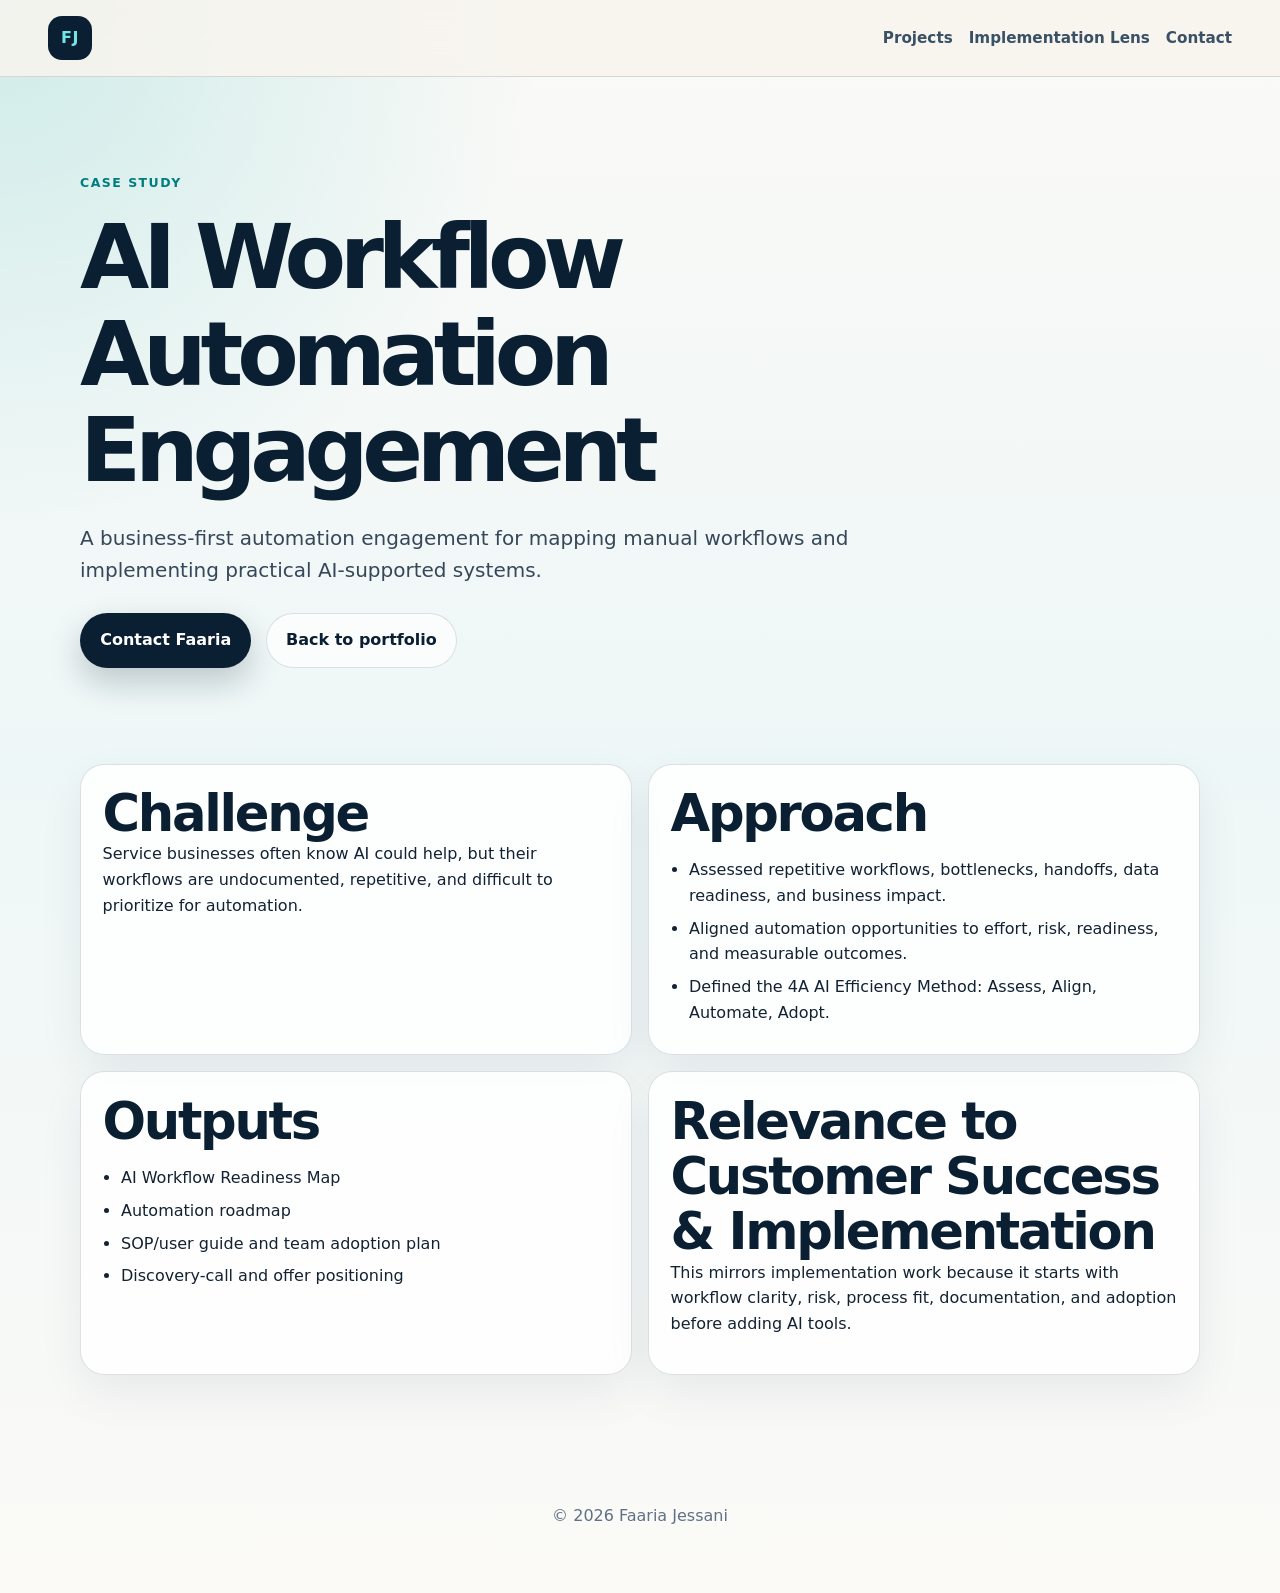
<file: case-studies/ai-workflow-automation.html>
<!doctype html><html lang="en"><head><meta charset="utf-8"><meta name="viewport" content="width=device-width, initial-scale=1"><title>AI Workflow Automation Engagement | Faaria Jessani</title><meta name="description" content="Case study: A business-first automation engagement for mapping manual workflows and implementing practical AI-supported systems."><link rel="stylesheet" href="../styles.css"></head><body><header class="site-header"><a class="logo" href="../index.html">FJ</a><nav><a href="../index.html#projects">Projects</a><a href="../index.html#implementation">Implementation Lens</a><a href="../index.html#contact">Contact</a></nav></header><main><section class="section-shell case-hero"><p class="eyebrow">Case study</p><h1>AI Workflow Automation Engagement</h1><p class="hero-subtitle">A business-first automation engagement for mapping manual workflows and implementing practical AI-supported systems.</p><div class="hero-actions"><a class="button primary" href="../index.html#contact">Contact Faaria</a><a class="button secondary" href="../index.html#projects">Back to portfolio</a></div></section><section class="section-shell case-layout"><article class="project-card"><h2>Challenge</h2><p>Service businesses often know AI could help, but their workflows are undocumented, repetitive, and difficult to prioritize for automation.</p></article><article class="project-card"><h2>Approach</h2><ul><li>Assessed repetitive workflows, bottlenecks, handoffs, data readiness, and business impact.</li><li>Aligned automation opportunities to effort, risk, readiness, and measurable outcomes.</li><li>Defined the 4A AI Efficiency Method: Assess, Align, Automate, Adopt.</li></ul></article><article class="project-card"><h2>Outputs</h2><ul><li>AI Workflow Readiness Map</li><li>Automation roadmap</li><li>SOP/user guide and team adoption plan</li><li>Discovery-call and offer positioning</li></ul></article><article class="project-card"><h2>Relevance to Customer Success & Implementation</h2><p>This mirrors implementation work because it starts with workflow clarity, risk, process fit, documentation, and adoption before adding AI tools.</p></article></section></main><footer><p>© 2026 Faaria Jessani</p></footer></body></html>
</file>
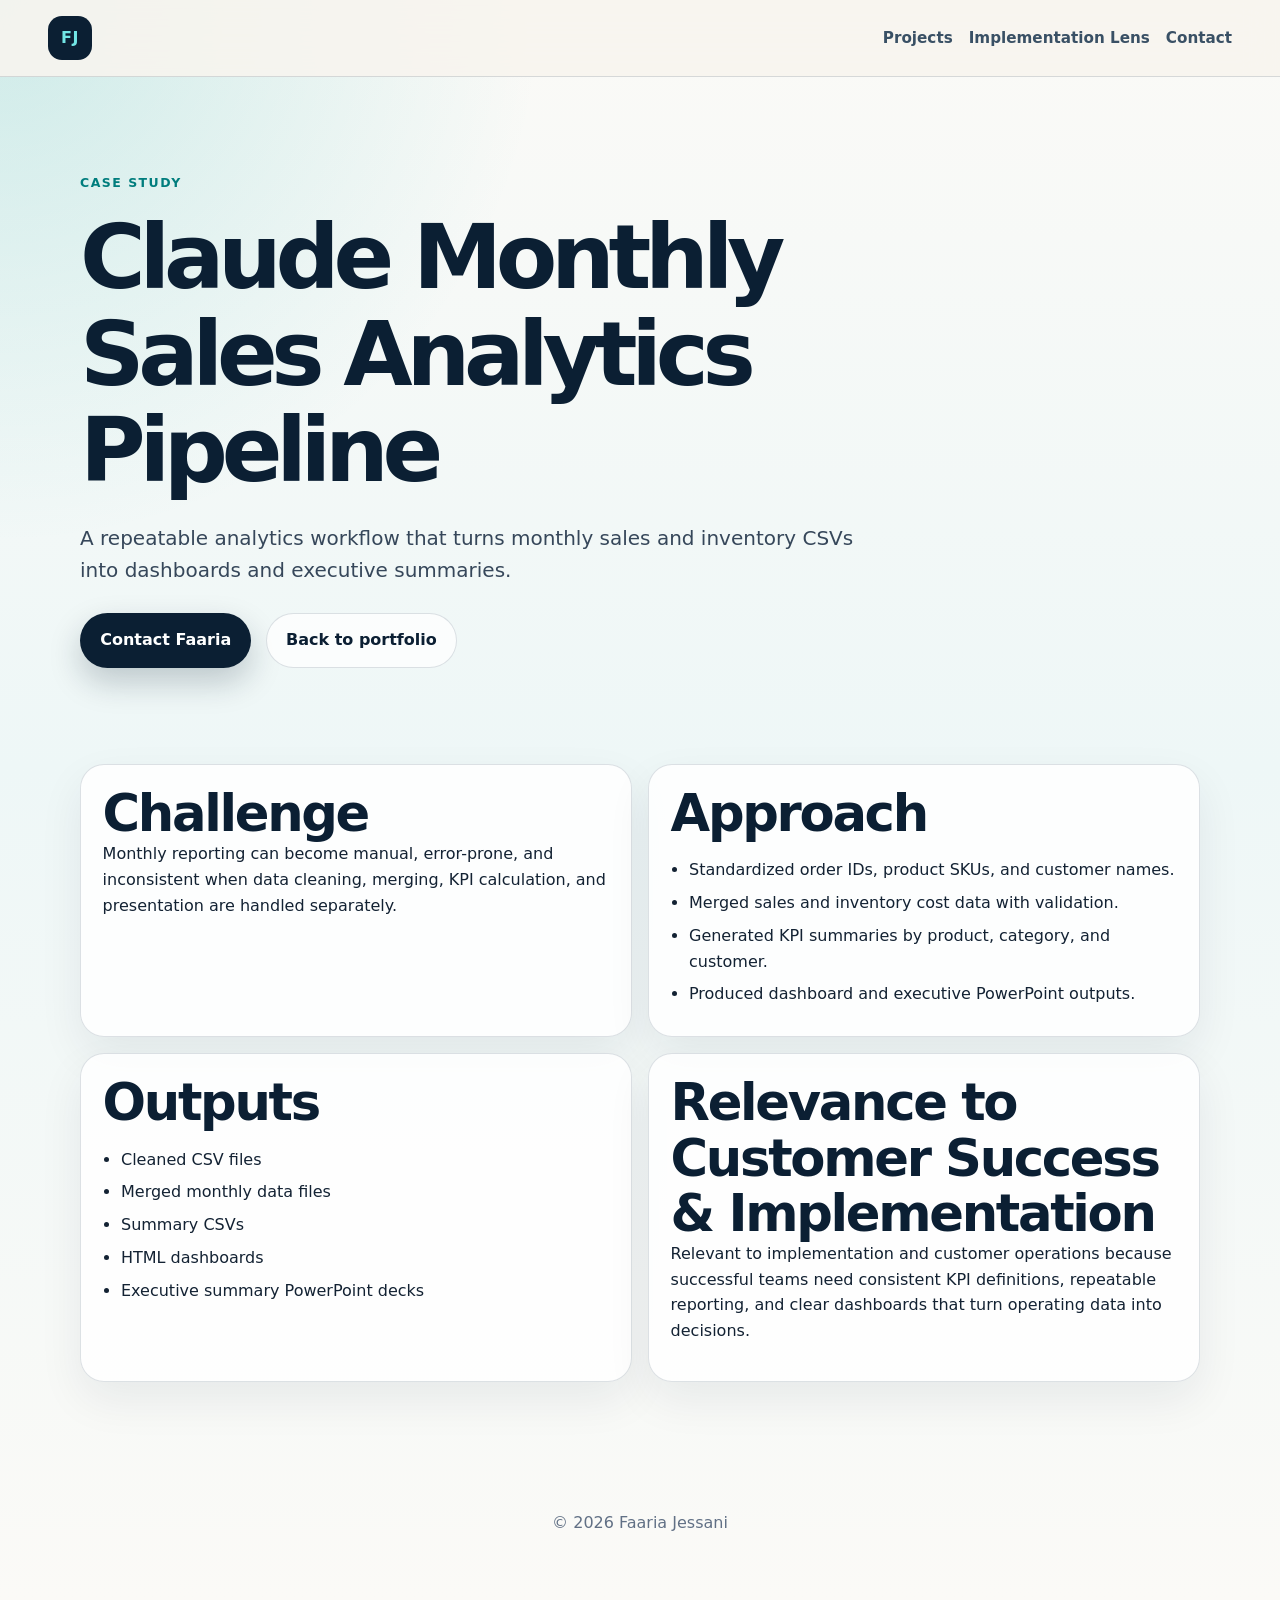
<file: case-studies/claude-analytics-pipeline.html>
<!doctype html><html lang="en"><head><meta charset="utf-8"><meta name="viewport" content="width=device-width, initial-scale=1"><title>Claude Monthly Sales Analytics Pipeline | Faaria Jessani</title><meta name="description" content="Case study: A repeatable analytics workflow that turns monthly sales and inventory CSVs into dashboards and executive summaries."><link rel="stylesheet" href="../styles.css"></head><body><header class="site-header"><a class="logo" href="../index.html">FJ</a><nav><a href="../index.html#projects">Projects</a><a href="../index.html#implementation">Implementation Lens</a><a href="../index.html#contact">Contact</a></nav></header><main><section class="section-shell case-hero"><p class="eyebrow">Case study</p><h1>Claude Monthly Sales Analytics Pipeline</h1><p class="hero-subtitle">A repeatable analytics workflow that turns monthly sales and inventory CSVs into dashboards and executive summaries.</p><div class="hero-actions"><a class="button primary" href="../index.html#contact">Contact Faaria</a><a class="button secondary" href="../index.html#projects">Back to portfolio</a></div></section><section class="section-shell case-layout"><article class="project-card"><h2>Challenge</h2><p>Monthly reporting can become manual, error-prone, and inconsistent when data cleaning, merging, KPI calculation, and presentation are handled separately.</p></article><article class="project-card"><h2>Approach</h2><ul><li>Standardized order IDs, product SKUs, and customer names.</li><li>Merged sales and inventory cost data with validation.</li><li>Generated KPI summaries by product, category, and customer.</li><li>Produced dashboard and executive PowerPoint outputs.</li></ul></article><article class="project-card"><h2>Outputs</h2><ul><li>Cleaned CSV files</li><li>Merged monthly data files</li><li>Summary CSVs</li><li>HTML dashboards</li><li>Executive summary PowerPoint decks</li></ul></article><article class="project-card"><h2>Relevance to Customer Success & Implementation</h2><p>Relevant to implementation and customer operations because successful teams need consistent KPI definitions, repeatable reporting, and clear dashboards that turn operating data into decisions.</p></article></section></main><footer><p>© 2026 Faaria Jessani</p></footer></body></html>
</file>
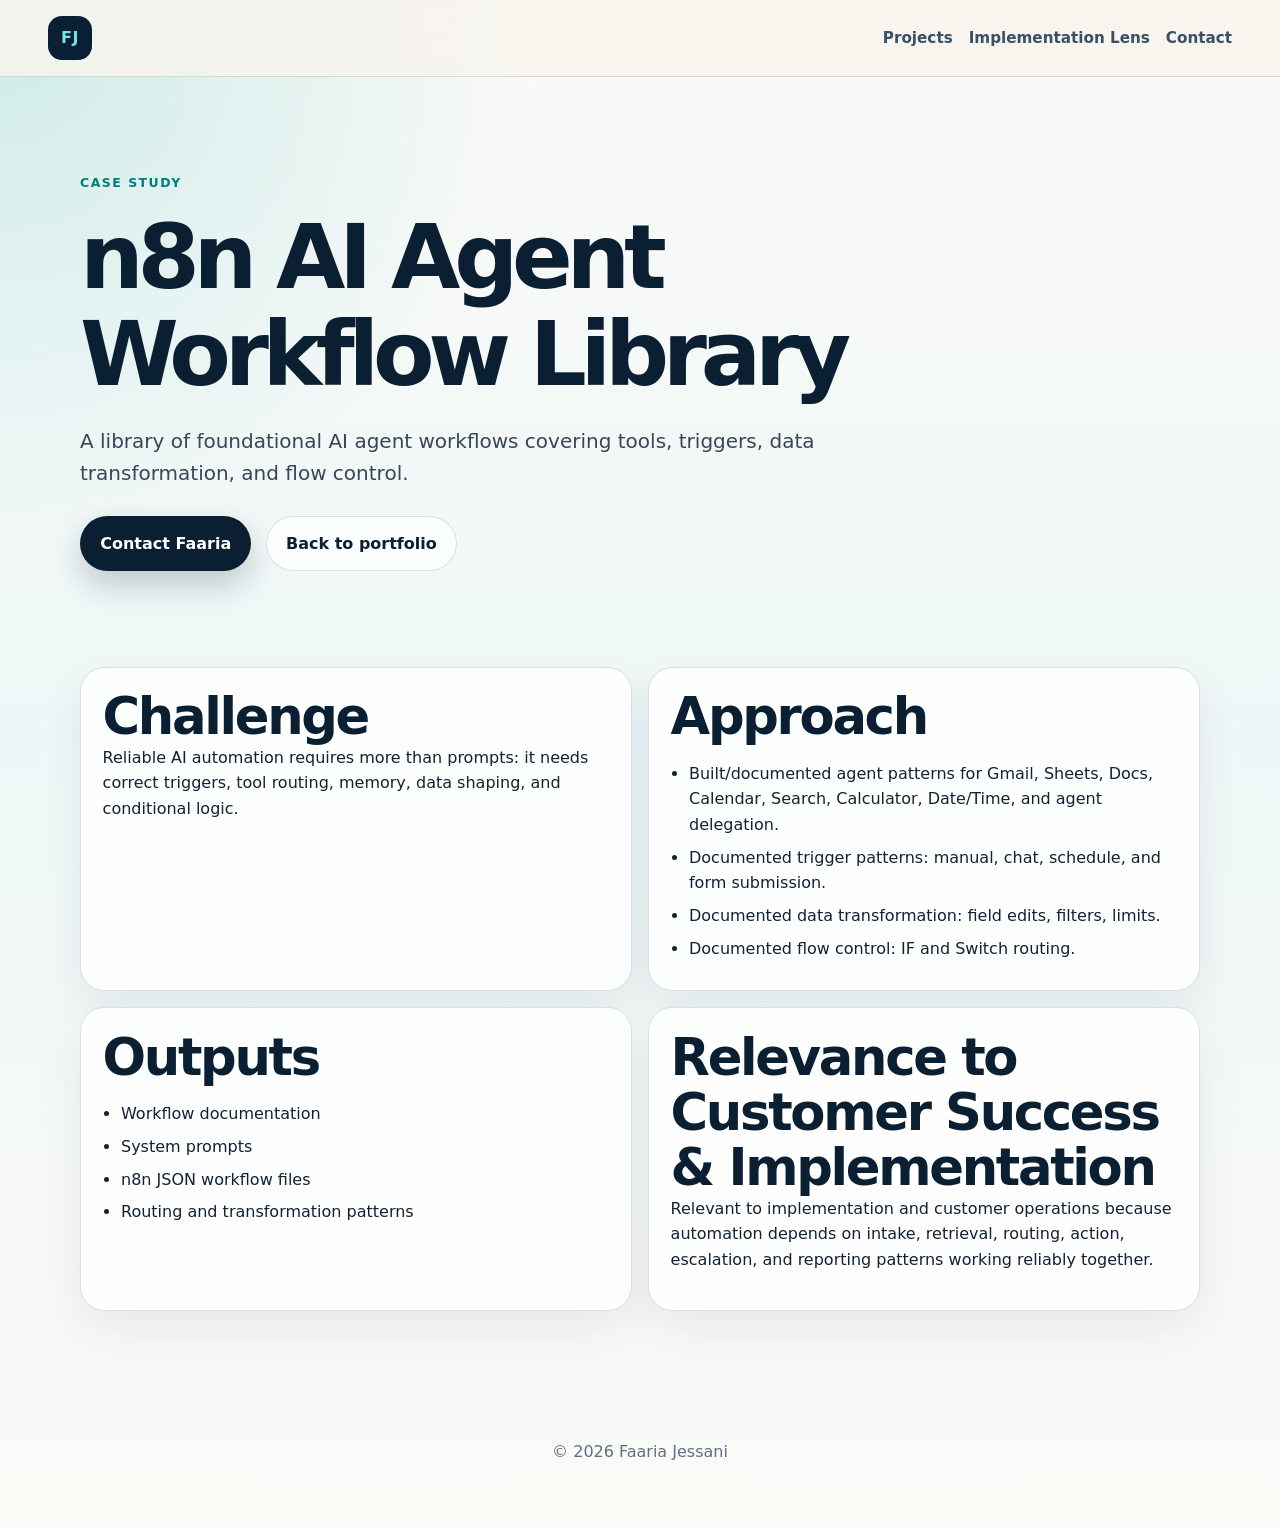
<file: case-studies/n8n-agent-library.html>
<!doctype html><html lang="en"><head><meta charset="utf-8"><meta name="viewport" content="width=device-width, initial-scale=1"><title>n8n AI Agent Workflow Library | Faaria Jessani</title><meta name="description" content="Case study: A library of foundational AI agent workflows covering tools, triggers, data transformation, and flow control."><link rel="stylesheet" href="../styles.css"></head><body><header class="site-header"><a class="logo" href="../index.html">FJ</a><nav><a href="../index.html#projects">Projects</a><a href="../index.html#implementation">Implementation Lens</a><a href="../index.html#contact">Contact</a></nav></header><main><section class="section-shell case-hero"><p class="eyebrow">Case study</p><h1>n8n AI Agent Workflow Library</h1><p class="hero-subtitle">A library of foundational AI agent workflows covering tools, triggers, data transformation, and flow control.</p><div class="hero-actions"><a class="button primary" href="../index.html#contact">Contact Faaria</a><a class="button secondary" href="../index.html#projects">Back to portfolio</a></div></section><section class="section-shell case-layout"><article class="project-card"><h2>Challenge</h2><p>Reliable AI automation requires more than prompts: it needs correct triggers, tool routing, memory, data shaping, and conditional logic.</p></article><article class="project-card"><h2>Approach</h2><ul><li>Built/documented agent patterns for Gmail, Sheets, Docs, Calendar, Search, Calculator, Date/Time, and agent delegation.</li><li>Documented trigger patterns: manual, chat, schedule, and form submission.</li><li>Documented data transformation: field edits, filters, limits.</li><li>Documented flow control: IF and Switch routing.</li></ul></article><article class="project-card"><h2>Outputs</h2><ul><li>Workflow documentation</li><li>System prompts</li><li>n8n JSON workflow files</li><li>Routing and transformation patterns</li></ul></article><article class="project-card"><h2>Relevance to Customer Success & Implementation</h2><p>Relevant to implementation and customer operations because automation depends on intake, retrieval, routing, action, escalation, and reporting patterns working reliably together.</p></article></section></main><footer><p>© 2026 Faaria Jessani</p></footer></body></html>
</file>
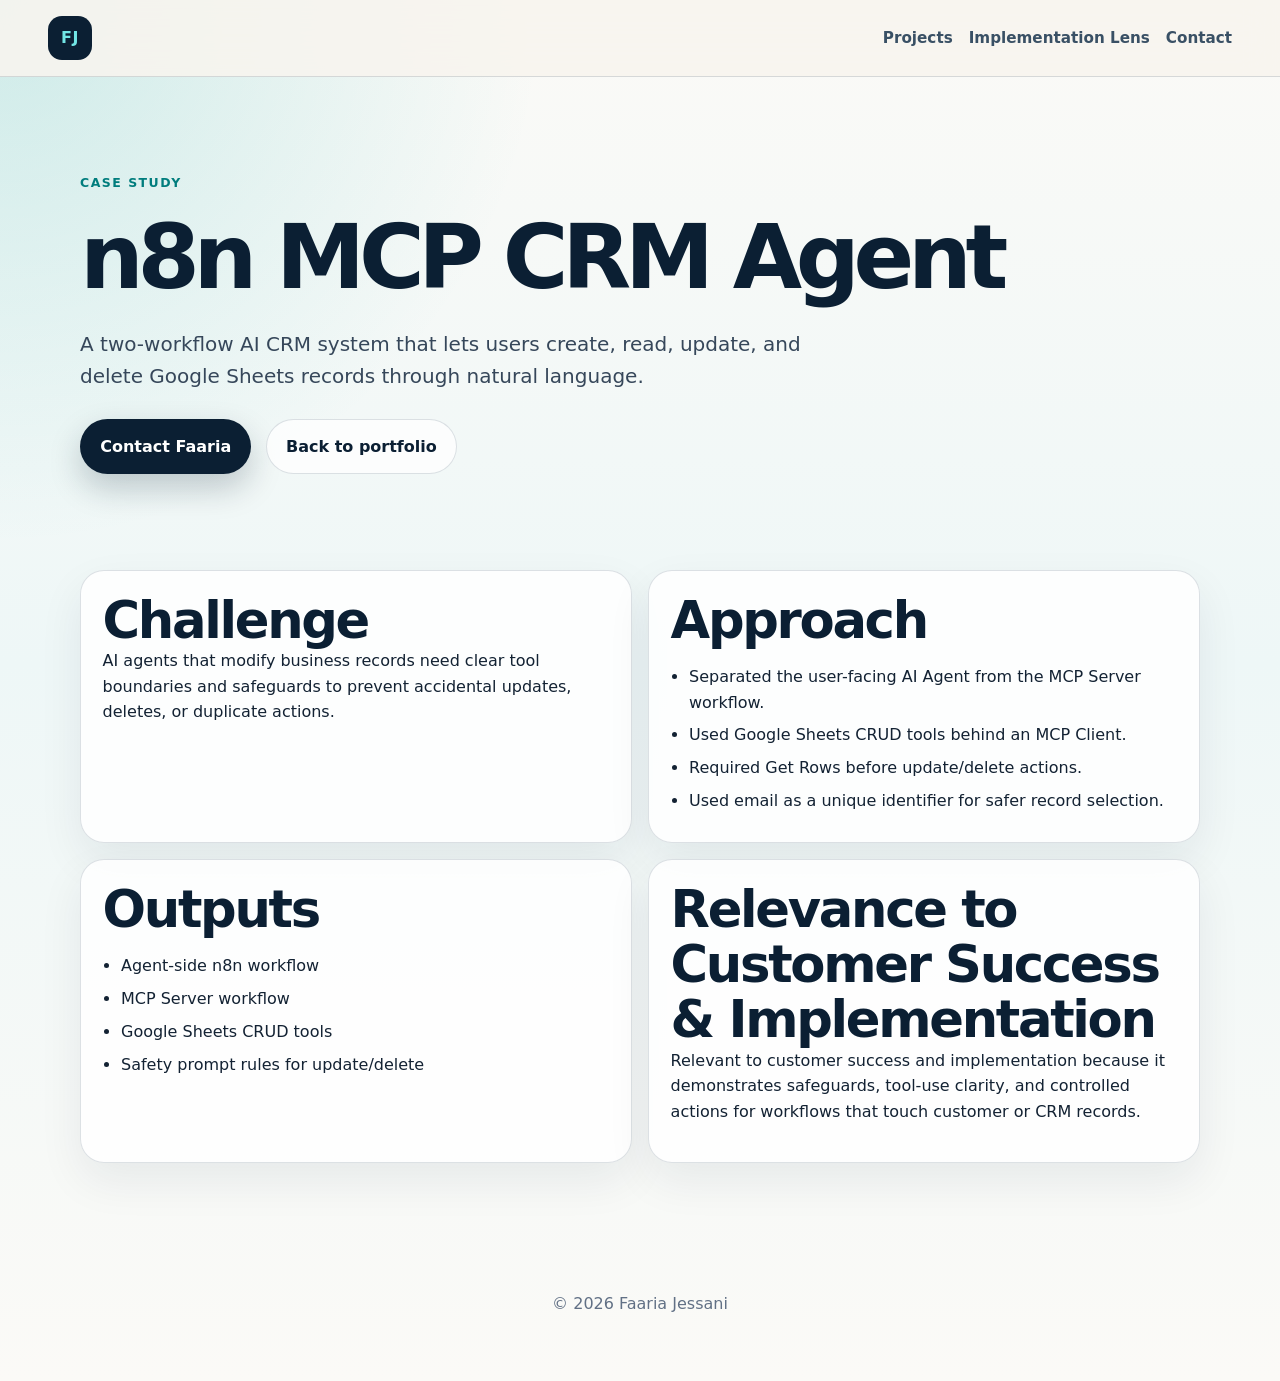
<file: case-studies/n8n-mcp-crm-agent.html>
<!doctype html><html lang="en"><head><meta charset="utf-8"><meta name="viewport" content="width=device-width, initial-scale=1"><title>n8n MCP CRM Agent | Faaria Jessani</title><meta name="description" content="Case study: A two-workflow AI CRM system that lets users create, read, update, and delete Google Sheets records through natural language."><link rel="stylesheet" href="../styles.css"></head><body><header class="site-header"><a class="logo" href="../index.html">FJ</a><nav><a href="../index.html#projects">Projects</a><a href="../index.html#implementation">Implementation Lens</a><a href="../index.html#contact">Contact</a></nav></header><main><section class="section-shell case-hero"><p class="eyebrow">Case study</p><h1>n8n MCP CRM Agent</h1><p class="hero-subtitle">A two-workflow AI CRM system that lets users create, read, update, and delete Google Sheets records through natural language.</p><div class="hero-actions"><a class="button primary" href="../index.html#contact">Contact Faaria</a><a class="button secondary" href="../index.html#projects">Back to portfolio</a></div></section><section class="section-shell case-layout"><article class="project-card"><h2>Challenge</h2><p>AI agents that modify business records need clear tool boundaries and safeguards to prevent accidental updates, deletes, or duplicate actions.</p></article><article class="project-card"><h2>Approach</h2><ul><li>Separated the user-facing AI Agent from the MCP Server workflow.</li><li>Used Google Sheets CRUD tools behind an MCP Client.</li><li>Required Get Rows before update/delete actions.</li><li>Used email as a unique identifier for safer record selection.</li></ul></article><article class="project-card"><h2>Outputs</h2><ul><li>Agent-side n8n workflow</li><li>MCP Server workflow</li><li>Google Sheets CRUD tools</li><li>Safety prompt rules for update/delete</li></ul></article><article class="project-card"><h2>Relevance to Customer Success & Implementation</h2><p>Relevant to customer success and implementation because it demonstrates safeguards, tool-use clarity, and controlled actions for workflows that touch customer or CRM records.</p></article></section></main><footer><p>© 2026 Faaria Jessani</p></footer></body></html>
</file>
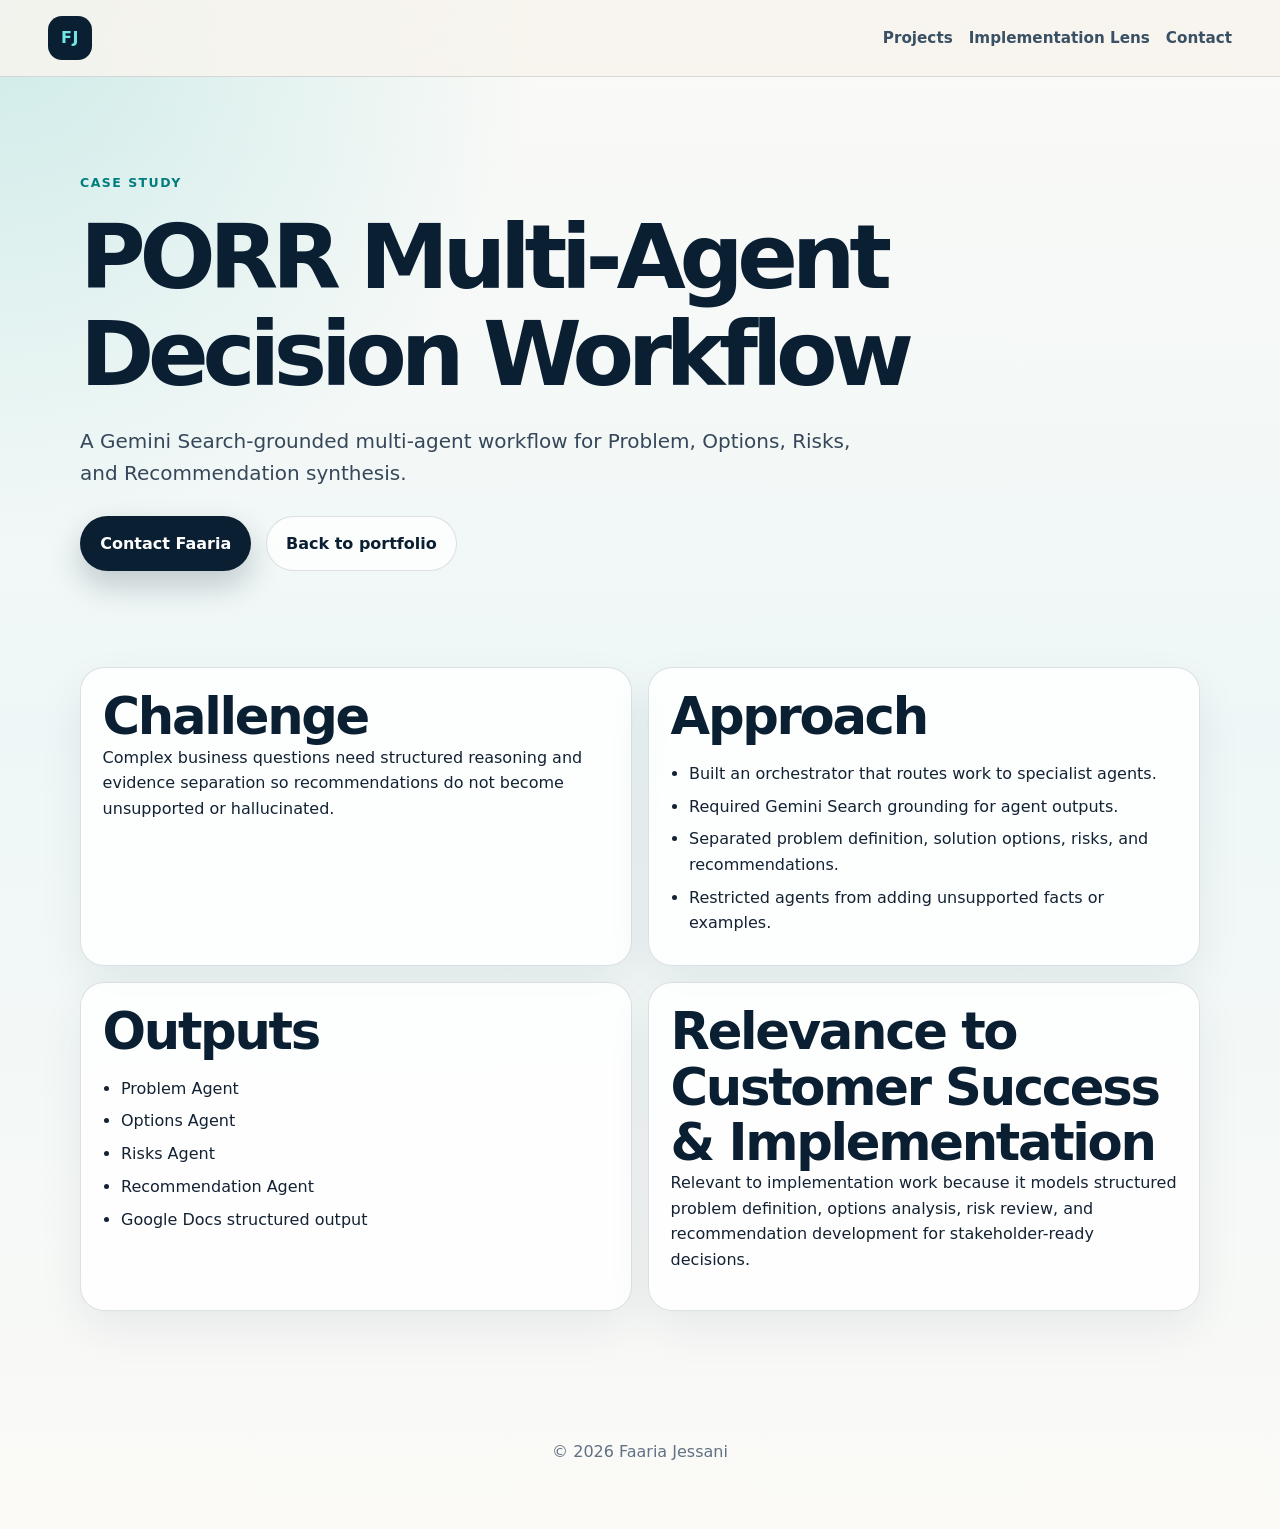
<file: case-studies/porr-multi-agent-workflow.html>
<!doctype html><html lang="en"><head><meta charset="utf-8"><meta name="viewport" content="width=device-width, initial-scale=1"><title>PORR Multi-Agent Decision Workflow | Faaria Jessani</title><meta name="description" content="Case study: A Gemini Search-grounded multi-agent workflow for Problem, Options, Risks, and Recommendation synthesis."><link rel="stylesheet" href="../styles.css"></head><body><header class="site-header"><a class="logo" href="../index.html">FJ</a><nav><a href="../index.html#projects">Projects</a><a href="../index.html#implementation">Implementation Lens</a><a href="../index.html#contact">Contact</a></nav></header><main><section class="section-shell case-hero"><p class="eyebrow">Case study</p><h1>PORR Multi-Agent Decision Workflow</h1><p class="hero-subtitle">A Gemini Search-grounded multi-agent workflow for Problem, Options, Risks, and Recommendation synthesis.</p><div class="hero-actions"><a class="button primary" href="../index.html#contact">Contact Faaria</a><a class="button secondary" href="../index.html#projects">Back to portfolio</a></div></section><section class="section-shell case-layout"><article class="project-card"><h2>Challenge</h2><p>Complex business questions need structured reasoning and evidence separation so recommendations do not become unsupported or hallucinated.</p></article><article class="project-card"><h2>Approach</h2><ul><li>Built an orchestrator that routes work to specialist agents.</li><li>Required Gemini Search grounding for agent outputs.</li><li>Separated problem definition, solution options, risks, and recommendations.</li><li>Restricted agents from adding unsupported facts or examples.</li></ul></article><article class="project-card"><h2>Outputs</h2><ul><li>Problem Agent</li><li>Options Agent</li><li>Risks Agent</li><li>Recommendation Agent</li><li>Google Docs structured output</li></ul></article><article class="project-card"><h2>Relevance to Customer Success & Implementation</h2><p>Relevant to implementation work because it models structured problem definition, options analysis, risk review, and recommendation development for stakeholder-ready decisions.</p></article></section></main><footer><p>© 2026 Faaria Jessani</p></footer></body></html>
</file>
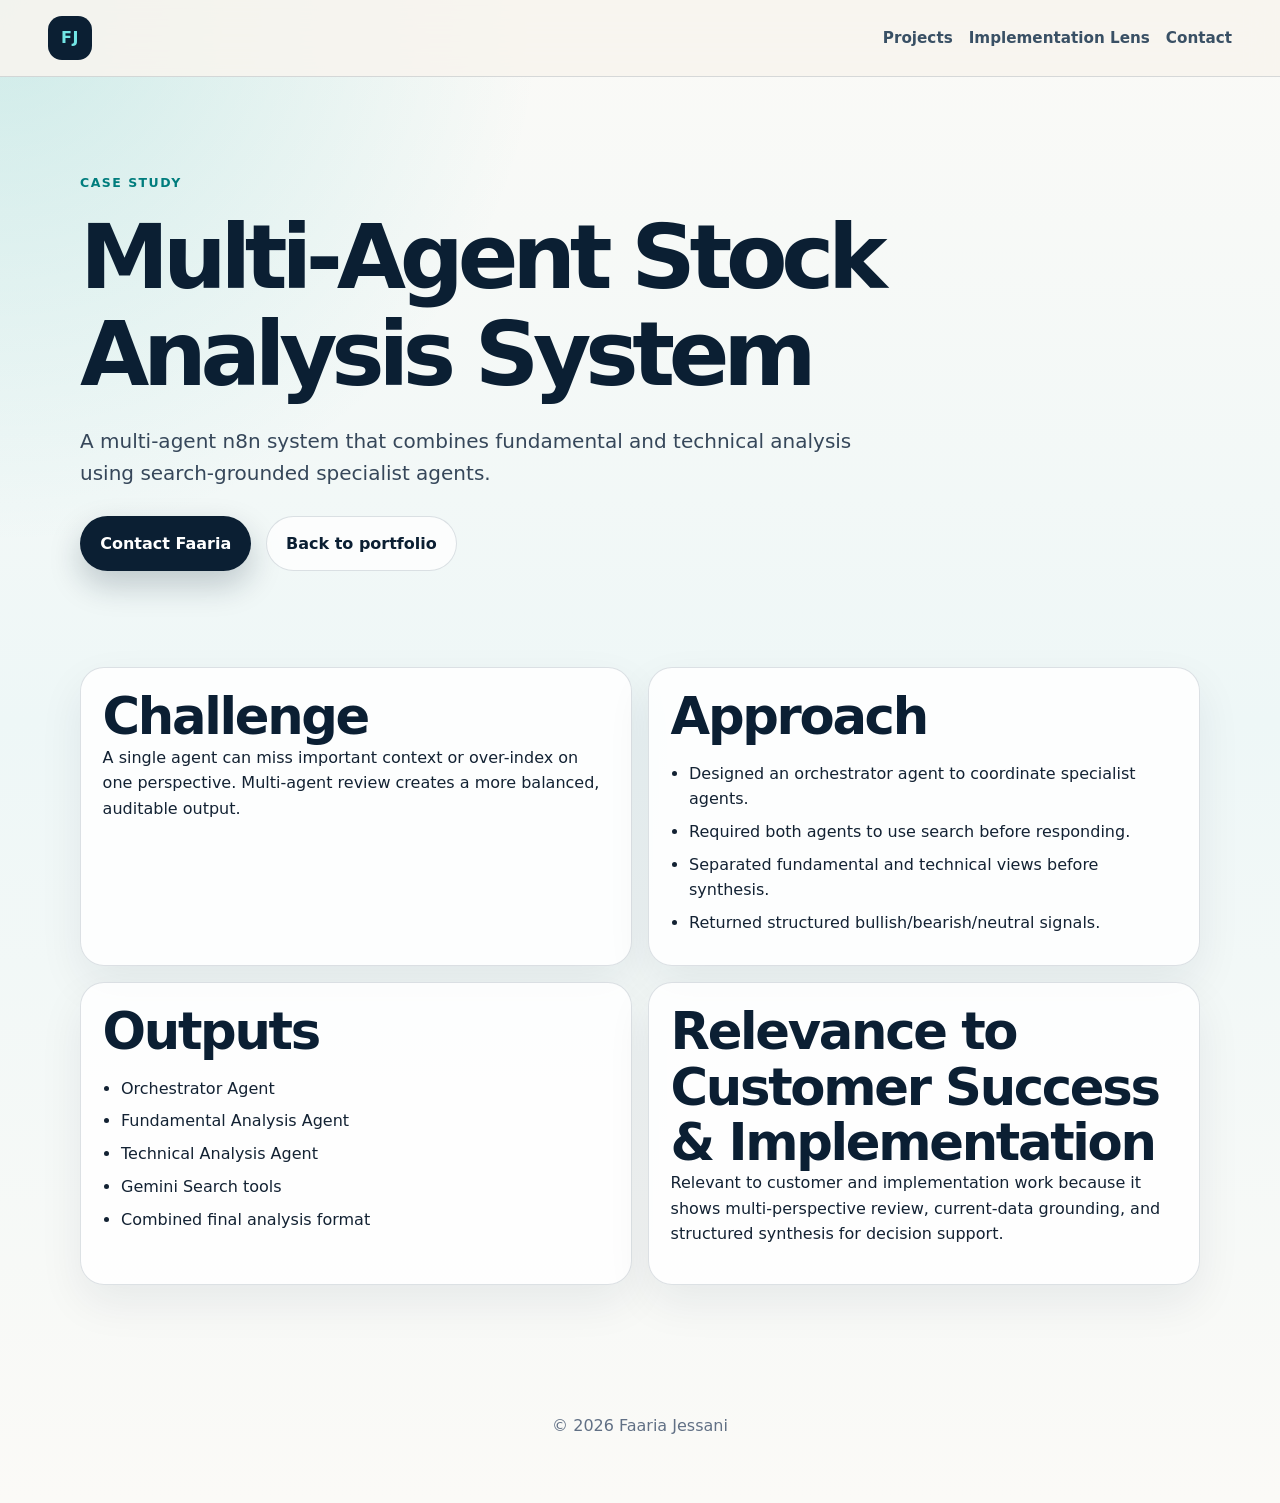
<file: case-studies/stock-analysis-agent.html>
<!doctype html><html lang="en"><head><meta charset="utf-8"><meta name="viewport" content="width=device-width, initial-scale=1"><title>Multi-Agent Stock Analysis System | Faaria Jessani</title><meta name="description" content="Case study: A multi-agent n8n system that combines fundamental and technical analysis using search-grounded specialist agents."><link rel="stylesheet" href="../styles.css"></head><body><header class="site-header"><a class="logo" href="../index.html">FJ</a><nav><a href="../index.html#projects">Projects</a><a href="../index.html#implementation">Implementation Lens</a><a href="../index.html#contact">Contact</a></nav></header><main><section class="section-shell case-hero"><p class="eyebrow">Case study</p><h1>Multi-Agent Stock Analysis System</h1><p class="hero-subtitle">A multi-agent n8n system that combines fundamental and technical analysis using search-grounded specialist agents.</p><div class="hero-actions"><a class="button primary" href="../index.html#contact">Contact Faaria</a><a class="button secondary" href="../index.html#projects">Back to portfolio</a></div></section><section class="section-shell case-layout"><article class="project-card"><h2>Challenge</h2><p>A single agent can miss important context or over-index on one perspective. Multi-agent review creates a more balanced, auditable output.</p></article><article class="project-card"><h2>Approach</h2><ul><li>Designed an orchestrator agent to coordinate specialist agents.</li><li>Required both agents to use search before responding.</li><li>Separated fundamental and technical views before synthesis.</li><li>Returned structured bullish/bearish/neutral signals.</li></ul></article><article class="project-card"><h2>Outputs</h2><ul><li>Orchestrator Agent</li><li>Fundamental Analysis Agent</li><li>Technical Analysis Agent</li><li>Gemini Search tools</li><li>Combined final analysis format</li></ul></article><article class="project-card"><h2>Relevance to Customer Success & Implementation</h2><p>Relevant to customer and implementation work because it shows multi-perspective review, current-data grounding, and structured synthesis for decision support.</p></article></section></main><footer><p>© 2026 Faaria Jessani</p></footer></body></html>
</file>
<file: styles.css>
:root {
  --navy: #0b1f33;
  --navy-2: #112d47;
  --teal: #00a7a7;
  --cyan: #72e5e5;
  --gold: #f5c76b;
  --cream: #f7f4ee;
  --white: #ffffff;
  --muted: #617085;
  --ink: #132233;
  --card: rgba(255, 255, 255, 0.84);
  --border: rgba(17, 45, 71, 0.14);
  --shadow: 0 24px 70px rgba(8, 31, 53, 0.14);
}

* { box-sizing: border-box; }
html { scroll-behavior: smooth; }
body {
  margin: 0;
  font-family: Inter, ui-sans-serif, system-ui, -apple-system, BlinkMacSystemFont, "Segoe UI", sans-serif;
  color: var(--ink);
  background:
    radial-gradient(circle at top left, rgba(0, 167, 167, 0.18), transparent 34rem),
    linear-gradient(180deg, #fbfaf7 0%, #eef7f7 48%, #fbfaf7 100%);
  line-height: 1.6;
}

a { color: inherit; }
.site-header {
  position: sticky;
  top: 0;
  z-index: 10;
  display: flex;
  align-items: center;
  justify-content: space-between;
  gap: 1rem;
  padding: 1rem clamp(1rem, 4vw, 3rem);
  background: rgba(247, 244, 238, 0.88);
  border-bottom: 1px solid var(--border);
  backdrop-filter: blur(18px);
}
.logo {
  width: 44px;
  height: 44px;
  display: grid;
  place-items: center;
  border-radius: 14px;
  background: var(--navy);
  color: var(--cyan);
  text-decoration: none;
  font-weight: 800;
  letter-spacing: 0.04em;
}
nav {
  display: flex;
  flex-wrap: wrap;
  justify-content: flex-end;
  gap: 0.35rem 1rem;
  color: var(--navy-2);
  font-weight: 650;
  font-size: 0.95rem;
}
nav a { text-decoration: none; opacity: 0.82; }
nav a:hover { color: var(--teal); opacity: 1; }
.section-shell {
  width: min(1120px, calc(100% - 2rem));
  margin: 0 auto;
  padding: clamp(3.5rem, 8vw, 6rem) 0;
}
.hero {
  display: grid;
  grid-template-columns: minmax(0, 1.35fr) minmax(300px, 0.65fr);
  align-items: center;
  gap: clamp(2rem, 6vw, 4rem);
  min-height: calc(100vh - 78px);
}
.eyebrow {
  margin: 0 0 1rem;
  color: #007d7d;
  font-weight: 800;
  text-transform: uppercase;
  letter-spacing: 0.12em;
  font-size: 0.78rem;
}
h1, h2, h3 { line-height: 1.08; color: var(--navy); }
h1 {
  margin: 0;
  font-size: clamp(2.8rem, 7vw, 5.9rem);
  letter-spacing: -0.07em;
  max-width: 950px;
}
h2 {
  margin: 0;
  font-size: clamp(2rem, 4vw, 3.5rem);
  letter-spacing: -0.045em;
}
h3 { margin: 0 0 0.75rem; font-size: 1.25rem; letter-spacing: -0.02em; }
p { margin-top: 0; }
.hero-subtitle {
  max-width: 780px;
  margin: 1.4rem 0 1.7rem;
  font-size: clamp(1.05rem, 2vw, 1.25rem);
  color: #36475a;
}
.hero-actions { display: flex; flex-wrap: wrap; gap: 0.9rem; align-items: center; }
.hero-actions.center { justify-content: center; }
.button {
  display: inline-flex;
  align-items: center;
  justify-content: center;
  min-height: 48px;
  padding: 0.85rem 1.2rem;
  border-radius: 999px;
  font-weight: 800;
  text-decoration: none;
  border: 1px solid transparent;
  transition: transform 180ms ease, box-shadow 180ms ease, background 180ms ease;
}
.button:hover { transform: translateY(-2px); }
.button.primary { background: var(--navy); color: var(--white); box-shadow: 0 14px 32px rgba(11, 31, 51, 0.22); }
.button.secondary { background: rgba(255,255,255,0.74); color: var(--navy); border-color: var(--border); }
.trust-list {
  display: flex;
  flex-wrap: wrap;
  gap: 0.65rem;
  padding: 0;
  margin: 1.25rem 0 0;
  list-style: none;
  color: var(--muted);
}
.trust-list li {
  padding: 0.45rem 0.72rem;
  border: 1px solid var(--border);
  border-radius: 999px;
  background: rgba(255,255,255,0.58);
}
.hero-card {
  padding: 1.35rem;
  border: 1px solid var(--border);
  border-radius: 30px;
  background: linear-gradient(160deg, rgba(11,31,51,0.96), rgba(17,45,71,0.9));
  color: #dceff1;
  box-shadow: var(--shadow);
}
.metric-card {
  padding: 1.2rem;
  border-radius: 24px;
  background: rgba(255,255,255,0.08);
  border: 1px solid rgba(255,255,255,0.14);
}
.metric-number { display: block; font-size: 5rem; line-height: 0.9; font-weight: 900; color: var(--cyan); }
.metric-label { display: block; margin-top: 0.35rem; font-weight: 700; }
.stack-grid {
  display: grid;
  grid-template-columns: repeat(2, 1fr);
  gap: 0.6rem;
  margin: 1rem 0;
}
.stack-grid span {
  padding: 0.7rem;
  text-align: center;
  border-radius: 16px;
  background: rgba(114,229,229,0.11);
  color: #efffff;
  font-weight: 800;
}
.split-section {
  display: grid;
  grid-template-columns: 0.8fr 1.2fr;
  gap: clamp(2rem, 5vw, 4rem);
  border-top: 1px solid var(--border);
}
.fit-grid, .scorecard-grid {
  display: grid;
  grid-template-columns: repeat(2, minmax(0, 1fr));
  gap: 1rem;
}
.fit-grid article, .scorecard-grid article, .project-card, .proof-list, .map-table {
  background: var(--card);
  border: 1px solid var(--border);
  border-radius: 24px;
  box-shadow: 0 18px 45px rgba(8,31,53,0.07);
}
.fit-grid article, .scorecard-grid article { padding: 1.25rem; }
.section-heading { max-width: 790px; margin-bottom: 2rem; }
.section-intro {
  max-width: 760px;
  margin: 0.85rem 0 1.6rem;
  color: #3f5063;
  font-size: clamp(1rem, 1.6vw, 1.12rem);
}
.role-map h2 {
  max-width: 860px;
  font-size: clamp(1.85rem, 3.2vw, 2.75rem);
  letter-spacing: -0.035em;
}
.project-grid {
  display: grid;
  grid-template-columns: repeat(2, minmax(0, 1fr));
  gap: 1rem;
}
.project-card { padding: 1.35rem; }
.project-card.featured { grid-column: 1 / -1; background: linear-gradient(135deg, rgba(255,255,255,0.92), rgba(220,251,251,0.74)); }
.project-card ul, .proof-list ul { padding-left: 1.15rem; margin-bottom: 0; }
.project-card li, .proof-list li { margin: 0.45rem 0; }
.project-topline {
  display: flex;
  justify-content: space-between;
  flex-wrap: wrap;
  gap: 0.5rem;
  margin-bottom: 1rem;
  color: #007d7d;
  font-size: 0.78rem;
  text-transform: uppercase;
  letter-spacing: 0.08em;
  font-weight: 850;
}
.role-map { padding-top: 0; }
.map-table { overflow: hidden; }
.map-table > div {
  display: grid;
  grid-template-columns: 0.8fr 1.2fr;
  gap: 1rem;
  padding: 1rem 1.2rem;
  border-bottom: 1px solid var(--border);
}
.map-table > div:last-child { border-bottom: 0; }
.table-head { background: var(--navy); color: var(--white); font-weight: 850; }
.scorecard-grid article span {
  display: inline-flex;
  width: 42px;
  height: 42px;
  align-items: center;
  justify-content: center;
  margin-bottom: 1rem;
  border-radius: 14px;
  background: rgba(0,167,167,0.12);
  color: #007d7d;
  font-weight: 900;
}
.proof-section {
  display: grid;
  grid-template-columns: 0.8fr 1.2fr;
  gap: 2rem;
}
.proof-list { padding: 1.35rem; }
.final-cta {
  text-align: center;
  width: min(900px, calc(100% - 2rem));
}
.final-cta p:not(.eyebrow) { color: #3f5063; font-size: 1.1rem; }
.placeholder-note {
  margin-top: 1rem;
  font-size: 0.95rem !important;
  color: var(--muted) !important;
}
footer {
  padding: 2rem 1rem 3rem;
  text-align: center;
  color: var(--muted);
}
@media (max-width: 860px) {
  .site-header { align-items: flex-start; }
  nav { font-size: 0.84rem; }
  .hero, .split-section, .proof-section { grid-template-columns: 1fr; min-height: auto; }
  .project-grid, .fit-grid, .scorecard-grid { grid-template-columns: 1fr; }
  .map-table > div { grid-template-columns: 1fr; }
  h1 { font-size: clamp(2.45rem, 13vw, 4rem); }
}
@media (max-width: 520px) {
  .site-header { position: static; }
  nav { justify-content: flex-start; }
  .button { width: 100%; }
  .stack-grid { grid-template-columns: 1fr; }
  .section-shell { width: min(100% - 1rem, 1120px); }
  .hero-card, .project-card, .fit-grid article, .scorecard-grid article, .proof-list, .map-table { border-radius: 18px; }
}

.visual-grid { display: grid; grid-template-columns: repeat(2, minmax(0, 1fr)); gap: 1rem; }
.visual-grid figure { margin: 0; padding: 0.8rem; background: var(--card); border: 1px solid var(--border); border-radius: 24px; box-shadow: 0 18px 45px rgba(8,31,53,0.07); }
.visual-grid img { width: 100%; aspect-ratio: 16 / 10; object-fit: contain; background: #eef7f7; border-radius: 18px; display: block; }
.visual-grid figcaption { margin-top: 0.65rem; color: var(--muted); font-weight: 750; }
.text-link { display: inline-flex; margin-top: 1rem; color: #007d7d; font-weight: 850; text-decoration: none; }
.text-link:hover { text-decoration: underline; }
.case-layout { display: grid; grid-template-columns: repeat(2, minmax(0, 1fr)); gap: 1rem; padding-top: 0; }
.case-hero { min-height: auto; }
@media (max-width: 860px) { .visual-grid, .case-layout { grid-template-columns: 1fr; } }

.contact-minimal {
  display: grid;
  grid-template-columns: minmax(0, 0.9fr) minmax(320px, 1.1fr);
  gap: clamp(1.5rem, 5vw, 4rem);
  align-items: start;
  border-top: 1px solid var(--border);
}
.contact-intro h2 { max-width: 680px; }
.contact-intro > p:not(.eyebrow) {
  margin-top: 1rem;
  color: #3f5063;
  font-size: 1.08rem;
}
.contact-links {
  display: flex;
  flex-wrap: wrap;
  gap: 0.7rem 1rem;
  margin-top: 1.4rem;
}
.contact-links a {
  color: var(--navy);
  font-weight: 850;
  text-decoration: none;
  border-bottom: 2px solid rgba(0, 167, 167, 0.28);
}
.contact-links a:hover { color: #007d7d; border-bottom-color: #007d7d; }
.contact-form {
  display: grid;
  gap: 0.75rem;
  padding: clamp(1rem, 3vw, 1.5rem);
  background: rgba(255, 255, 255, 0.86);
  border: 1px solid var(--border);
  border-radius: 24px;
  box-shadow: 0 18px 45px rgba(8,31,53,0.07);
}
.contact-form label {
  color: var(--navy);
  font-size: 0.9rem;
  font-weight: 850;
}
.contact-form input,
.contact-form textarea {
  width: 100%;
  border: 1px solid rgba(17, 45, 71, 0.2);
  border-radius: 14px;
  padding: 0.9rem 1rem;
  color: var(--ink);
  background: #fff;
  font: inherit;
}
.contact-form input:focus,
.contact-form textarea:focus {
  outline: 3px solid rgba(0, 167, 167, 0.18);
  border-color: var(--teal);
}
.contact-form button {
  width: fit-content;
  border: 0;
  cursor: pointer;
  margin-top: 0.25rem;
}
.form-note {
  margin: 0.2rem 0 0;
  color: var(--muted);
  font-size: 0.92rem;
}
.form-note a { color: #007d7d; font-weight: 850; }
@media (max-width: 860px) {
  .contact-minimal { grid-template-columns: 1fr; }
  .contact-form button { width: 100%; }
}
</file>
